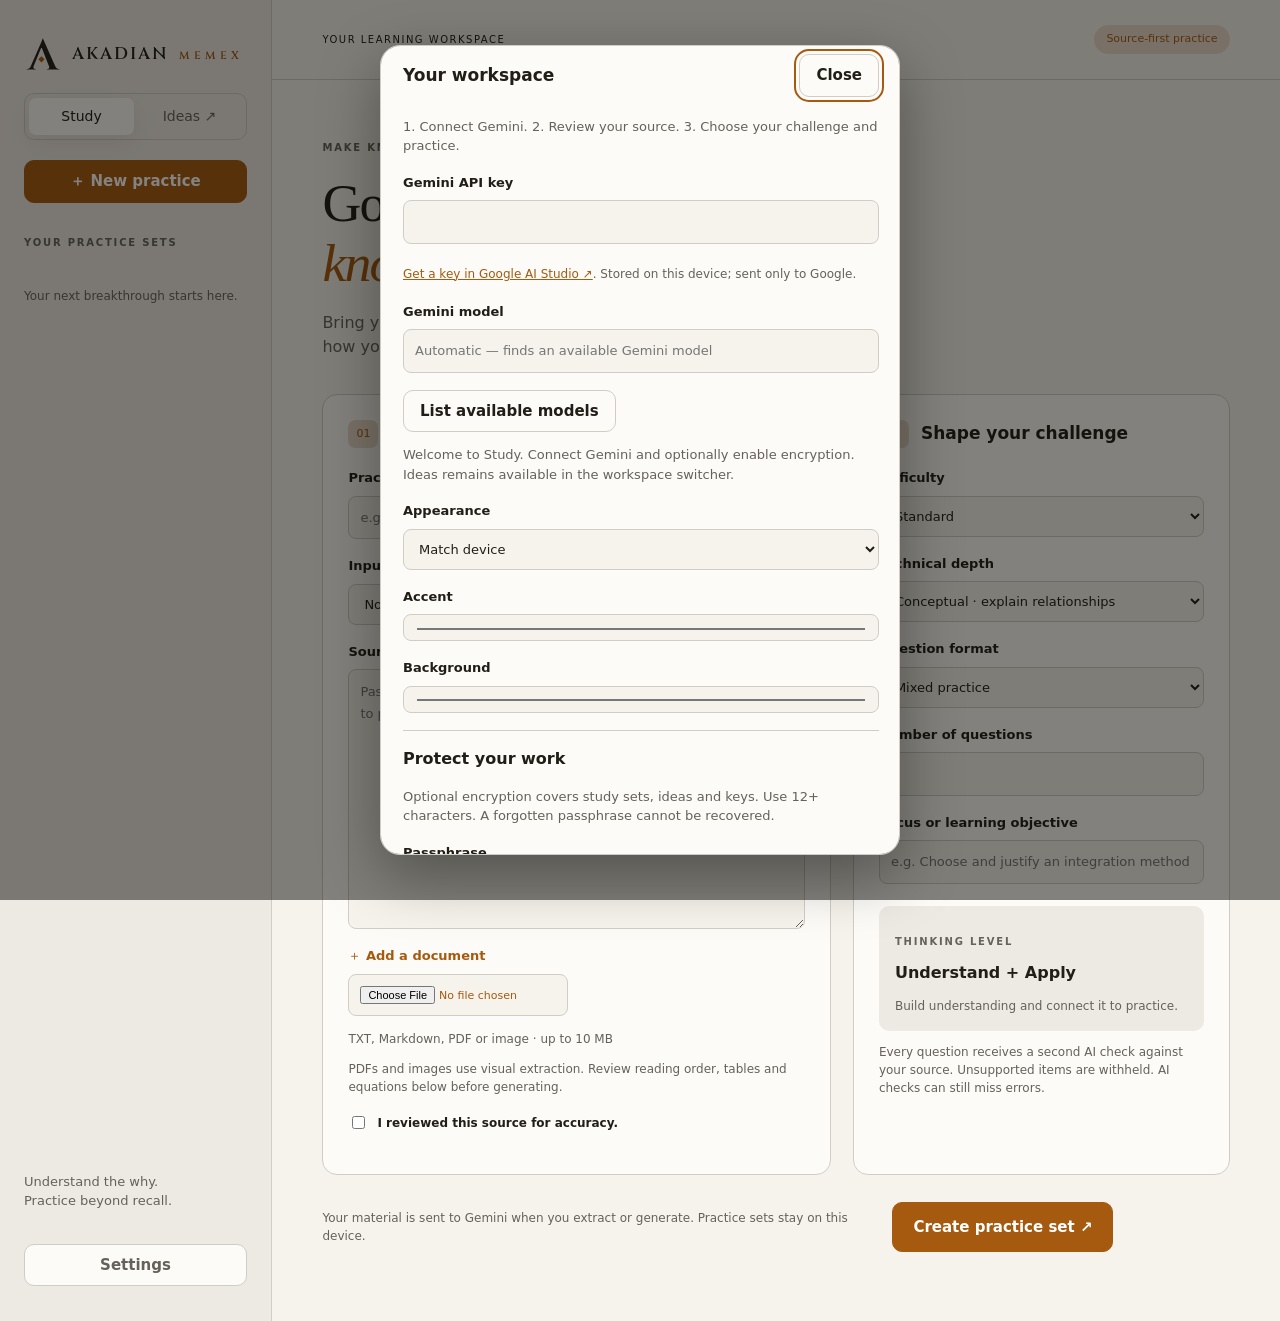
<file: Akadian/memex/index.html>
<!doctype html>
<html lang="en"><head><meta charset="utf-8"><meta name="viewport" content="width=device-width,initial-scale=1"><meta http-equiv="Content-Security-Policy" content="default-src 'self'; script-src 'self'; style-src 'self' 'unsafe-inline'; connect-src 'self' https://generativelanguage.googleapis.com; img-src 'self' blob:; object-src 'none'; base-uri 'none'; form-action 'none'"><title>Akadian Memex · Learn with intention</title><meta name="description" content="Turn your source material into thoughtful, source-checked practice."><link rel="manifest" href="manifest.webmanifest"><meta name="theme-color" content="#16181d"><link rel="icon" href="icons/icon.svg" type="image/svg+xml"><link rel="icon" href="icons/icon-192.png" sizes="192x192"><link rel="apple-touch-icon" href="icons/apple-touch-icon.png"><link rel="preload" href="vendor/fonts/cinzel-600-latin.woff2" as="font" type="font/woff2" crossorigin><link rel="stylesheet" href="styles.css"><link rel="stylesheet" href="vendor/katex/katex.min.css"><link rel="stylesheet" href="study.css"></head>
<body data-entry="study.js"><div id="boot" class="boot" role="status" aria-live="polite"><div class="boot-brand" aria-hidden="true"><svg class="mark big" viewBox="-82 -81 880 880" aria-hidden="true"><path fill="currentColor" d="M356.0 0.0 L672.0 712.0 L524.0 712.0 L309.0 160.0 Z M141.0 645.0 L139.8 648.3 L138.7 651.5 L137.8 654.6 L137.1 657.7 L136.6 660.6 L136.2 663.5 L136.1 666.3 L136.1 669.0 L136.3 671.6 L136.7 674.2 L137.3 676.6 L138.0 679.0 L138.9 681.3 L139.9 683.5 L140.9 685.6 L142.1 687.6 L143.4 689.5 L144.8 691.4 L146.2 693.1 L147.8 694.8 L149.4 696.3 L151.2 697.8 L153.0 699.2 L155.0 700.5 L157.0 701.7 L159.0 702.8 L161.0 703.8 L163.0 704.7 L165.0 705.4 L167.0 706.1 L169.0 706.7 L171.0 707.2 L173.0 707.5 L175.0 707.8 L177.0 707.9 L179.0 708.0 L188.0 708.0 L188.0 718.0 L-22.0 718.0 L-22.0 708.0 L-22.0 708.0 L-21.9 708.0 L-21.7 708.0 L-21.5 708.0 L-21.2 708.0 L-20.9 708.0 L-20.5 708.0 L-20.0 708.0 L-19.5 708.0 L-18.9 708.0 L-18.2 708.0 L-17.5 708.0 L-16.8 708.0 L-16.1 708.0 L-15.5 708.0 L-15.0 708.0 L-14.5 708.0 L-14.1 708.0 L-13.8 708.0 L-13.5 708.0 L-13.3 708.0 L-13.1 708.0 L-13.0 708.0 L-13.0 708.0 L-9.2 707.9 L-5.3 707.6 L-1.4 707.1 L2.5 706.4 L6.4 705.5 L10.4 704.4 L14.3 703.1 L18.3 701.6 L22.3 699.8 L26.4 697.9 L30.4 695.8 L34.5 693.5 L38.5 690.9 L42.4 688.1 L46.2 685.0 L49.9 681.7 L53.4 678.0 L56.9 674.1 L60.2 669.9 L63.4 665.5 L66.5 660.8 L69.4 655.8 L72.3 650.5 L75.0 645.0 Z M356.0 0.0 L361.0 105.0 L112.0 715.0 L44.0 715.0 L302.0 122.0 L302.4 121.3 L302.8 120.3 L303.3 119.3 L303.8 118.1 L304.4 116.7 L305.1 115.1 L305.9 113.4 L306.7 111.6 L307.5 109.5 L308.5 107.3 L309.4 105.0 L310.5 102.5 L311.6 99.9 L312.7 97.2 L313.9 94.5 L315.1 91.7 L316.3 88.8 L317.5 85.9 L318.8 82.9 L320.1 79.8 L321.4 76.7 L322.7 73.5 L324.1 70.3 L325.5 67.0 L326.9 63.7 L328.3 60.4 L329.6 57.1 L330.9 53.8 L332.1 50.6 L333.4 47.4 L334.6 44.2 L335.7 41.0 L336.8 37.8 L337.9 34.7 L339.0 31.6 L340.0 28.5 L341.0 25.5 L341.9 22.6 L342.7 19.8 L343.4 17.1 L344.1 14.6 L344.8 12.1 L345.3 9.8 L345.8 7.6 L346.2 5.5 L346.5 3.6 L346.8 1.7 L347.0 0.0 Z M498.0 645.0 L642.0 645.0 L644.7 650.5 L647.6 655.8 L650.5 660.8 L653.6 665.5 L656.8 669.9 L660.1 674.1 L663.6 678.0 L667.1 681.7 L670.8 685.0 L674.6 688.1 L678.5 690.9 L682.5 693.5 L686.6 695.8 L690.6 697.9 L694.7 699.8 L698.7 701.6 L702.7 703.1 L706.6 704.4 L710.6 705.5 L714.5 706.4 L718.4 707.1 L722.3 707.6 L726.2 707.9 L730.0 708.0 L730.0 708.0 L730.1 708.0 L730.2 708.0 L730.4 708.0 L730.7 708.0 L731.0 708.0 L731.4 708.0 L731.8 708.0 L732.2 708.0 L732.8 708.0 L733.4 708.0 L734.0 708.0 L734.6 708.0 L735.2 708.0 L735.8 708.0 L736.2 708.0 L736.6 708.0 L737.0 708.0 L737.3 708.0 L737.6 708.0 L737.8 708.0 L737.9 708.0 L738.0 708.0 L738.0 708.0 L738.0 718.0 L451.0 718.0 L451.0 708.0 L460.0 708.0 L463.1 707.9 L466.2 707.5 L469.2 707.0 L472.2 706.2 L475.1 705.1 L478.0 703.9 L480.8 702.4 L483.6 700.7 L486.2 698.7 L488.9 696.5 L491.5 694.1 L494.0 691.5 L496.3 688.7 L498.3 685.6 L499.9 682.4 L501.1 679.0 L502.0 675.4 L502.5 671.6 L502.7 667.7 L502.4 663.5 L501.9 659.2 L500.9 654.6 L499.7 649.9 L498.0 645.0 Z"/><polygon class="mark-gem" points="322,410 394,482 322,554 250,482"/></svg><span class="wordmark big">Akadian</span><span class="boot-rule"></span><span class="wordmark sub">Memex</span></div><p>Loading your workspace…</p></div><div class="study-shell">
<aside class="study-sidebar"><a class="brand" href="index.html" aria-label="Akadian Memex"><svg class="mark" viewBox="-82 -81 880 880" aria-hidden="true"><path fill="currentColor" d="M356.0 0.0 L672.0 712.0 L524.0 712.0 L309.0 160.0 Z M141.0 645.0 L139.8 648.3 L138.7 651.5 L137.8 654.6 L137.1 657.7 L136.6 660.6 L136.2 663.5 L136.1 666.3 L136.1 669.0 L136.3 671.6 L136.7 674.2 L137.3 676.6 L138.0 679.0 L138.9 681.3 L139.9 683.5 L140.9 685.6 L142.1 687.6 L143.4 689.5 L144.8 691.4 L146.2 693.1 L147.8 694.8 L149.4 696.3 L151.2 697.8 L153.0 699.2 L155.0 700.5 L157.0 701.7 L159.0 702.8 L161.0 703.8 L163.0 704.7 L165.0 705.4 L167.0 706.1 L169.0 706.7 L171.0 707.2 L173.0 707.5 L175.0 707.8 L177.0 707.9 L179.0 708.0 L188.0 708.0 L188.0 718.0 L-22.0 718.0 L-22.0 708.0 L-22.0 708.0 L-21.9 708.0 L-21.7 708.0 L-21.5 708.0 L-21.2 708.0 L-20.9 708.0 L-20.5 708.0 L-20.0 708.0 L-19.5 708.0 L-18.9 708.0 L-18.2 708.0 L-17.5 708.0 L-16.8 708.0 L-16.1 708.0 L-15.5 708.0 L-15.0 708.0 L-14.5 708.0 L-14.1 708.0 L-13.8 708.0 L-13.5 708.0 L-13.3 708.0 L-13.1 708.0 L-13.0 708.0 L-13.0 708.0 L-9.2 707.9 L-5.3 707.6 L-1.4 707.1 L2.5 706.4 L6.4 705.5 L10.4 704.4 L14.3 703.1 L18.3 701.6 L22.3 699.8 L26.4 697.9 L30.4 695.8 L34.5 693.5 L38.5 690.9 L42.4 688.1 L46.2 685.0 L49.9 681.7 L53.4 678.0 L56.9 674.1 L60.2 669.9 L63.4 665.5 L66.5 660.8 L69.4 655.8 L72.3 650.5 L75.0 645.0 Z M356.0 0.0 L361.0 105.0 L112.0 715.0 L44.0 715.0 L302.0 122.0 L302.4 121.3 L302.8 120.3 L303.3 119.3 L303.8 118.1 L304.4 116.7 L305.1 115.1 L305.9 113.4 L306.7 111.6 L307.5 109.5 L308.5 107.3 L309.4 105.0 L310.5 102.5 L311.6 99.9 L312.7 97.2 L313.9 94.5 L315.1 91.7 L316.3 88.8 L317.5 85.9 L318.8 82.9 L320.1 79.8 L321.4 76.7 L322.7 73.5 L324.1 70.3 L325.5 67.0 L326.9 63.7 L328.3 60.4 L329.6 57.1 L330.9 53.8 L332.1 50.6 L333.4 47.4 L334.6 44.2 L335.7 41.0 L336.8 37.8 L337.9 34.7 L339.0 31.6 L340.0 28.5 L341.0 25.5 L341.9 22.6 L342.7 19.8 L343.4 17.1 L344.1 14.6 L344.8 12.1 L345.3 9.8 L345.8 7.6 L346.2 5.5 L346.5 3.6 L346.8 1.7 L347.0 0.0 Z M498.0 645.0 L642.0 645.0 L644.7 650.5 L647.6 655.8 L650.5 660.8 L653.6 665.5 L656.8 669.9 L660.1 674.1 L663.6 678.0 L667.1 681.7 L670.8 685.0 L674.6 688.1 L678.5 690.9 L682.5 693.5 L686.6 695.8 L690.6 697.9 L694.7 699.8 L698.7 701.6 L702.7 703.1 L706.6 704.4 L710.6 705.5 L714.5 706.4 L718.4 707.1 L722.3 707.6 L726.2 707.9 L730.0 708.0 L730.0 708.0 L730.1 708.0 L730.2 708.0 L730.4 708.0 L730.7 708.0 L731.0 708.0 L731.4 708.0 L731.8 708.0 L732.2 708.0 L732.8 708.0 L733.4 708.0 L734.0 708.0 L734.6 708.0 L735.2 708.0 L735.8 708.0 L736.2 708.0 L736.6 708.0 L737.0 708.0 L737.3 708.0 L737.6 708.0 L737.8 708.0 L737.9 708.0 L738.0 708.0 L738.0 708.0 L738.0 718.0 L451.0 718.0 L451.0 708.0 L460.0 708.0 L463.1 707.9 L466.2 707.5 L469.2 707.0 L472.2 706.2 L475.1 705.1 L478.0 703.9 L480.8 702.4 L483.6 700.7 L486.2 698.7 L488.9 696.5 L491.5 694.1 L494.0 691.5 L496.3 688.7 L498.3 685.6 L499.9 682.4 L501.1 679.0 L502.0 675.4 L502.5 671.6 L502.7 667.7 L502.4 663.5 L501.9 659.2 L500.9 654.6 L499.7 649.9 L498.0 645.0 Z"/><polygon class="mark-gem" points="322,410 394,482 322,554 250,482"/></svg><strong class="wordmark">Akadian <span>Memex</span></strong></a><nav class="modes" aria-label="Workspace"><a href="index.html" aria-current="page">Study</a><a href="ideas.html">Ideas ↗</a></nav><button class="btn primary" id="newStudy">＋ New practice</button><p class="eyebrow">YOUR PRACTICE SETS</p><div id="history"></div><div class="sidebar-bottom"><p>Understand the why.<br>Practice beyond recall.</p><button class="btn" id="studySettings">Settings</button></div></aside>
<main class="study-main"><header class="study-top"><span>YOUR LEARNING WORKSPACE</span><span class="pill">Source-first practice</span></header><div class="study-content">
<section id="builder"><p class="eyebrow">MAKE KNOWLEDGE YOUR OWN</p><h1>Go beyond<br><em>knowing the answer.</em></h1><p class="lead">Bring your notes, an exam, or a question. Build practice that challenges how you think.</p>
<form id="buildForm"><div class="builder-grid"><section class="study-card"><div class="section-title"><span class="step">01</span><h2>Your starting point</h2></div><label>Practice set title<input id="studyTitle" maxlength="120" placeholder="e.g. Integration techniques"></label><label>Input type<select id="inputType"><option value="text">Notes or raw text</option><option value="exam">Existing exam</option><option value="seed">Seed question variations</option></select></label><label id="sourceLabel">Source material<textarea id="source" rows="11" maxlength="60000" required placeholder="Paste the concepts, worked examples, or exam material you want to practice…"></textarea></label><div class="upload-row"><label class="file-label">＋ Add a document<input id="sourceFile" type="file" accept=".txt,.md,.pdf,.png,.jpg,.jpeg,.webp"></label><small>TXT, Markdown, PDF or image · up to 10 MB</small></div><p class="helper">PDFs and images use visual extraction. Review reading order, tables and equations below before generating.</p><p id="parseStatus" role="status"></p><label class="check"><input id="reviewSource" type="checkbox" required>I reviewed this source for accuracy.</label><label id="seedLabel" hidden>Reference material for the seed question<textarea id="seedReference" rows="5" maxlength="60000" placeholder="Paste the rule, theorem, or worked solution used to verify new variations."></textarea><small>A seed alone cannot establish a reliable answer key. Include supporting material.</small></label></section>
<section class="study-card"><div class="section-title"><span class="step">02</span><h2>Shape your challenge</h2></div><label>Difficulty<select id="difficulty"><option>Standard</option><option>Foundation</option><option>Advanced</option></select></label><label>Technical depth<select id="technical"><option value="conceptual">Conceptual · explain relationships</option><option value="technical">Technical · reason with detail</option></select></label><label>Question format<select id="format"><option value="mixed">Mixed practice</option><option value="mcq">Multiple choice</option><option value="short">Short answer</option><option value="worked">Worked solution</option></select></label><label>Number of questions<input id="count" type="number" min="1" max="20" value="5" required></label><label>Focus or learning objective<input id="focus" maxlength="500" placeholder="e.g. Choose and justify an integration method"></label><div class="pedagogy"><p class="eyebrow">THINKING LEVEL</p><strong id="bloomLabel">Understand + Apply</strong><p id="bloomHelp">Connect concepts and put them into practice.</p></div><p class="helper">Every question receives a second AI check against your source. Unsupported items are withheld. AI checks can still miss errors.</p></section></div><div class="generate-row"><p>Your material is sent to Gemini when you extract or generate. Practice sets stay on this device.</p><button class="btn primary" id="generate">Create practice set ↗</button><button type="button" class="btn" id="cancelGeneration" hidden>Cancel</button></div></form></section>
<p id="studyStatus" role="status" aria-live="polite"></p><section id="practice" hidden></section></div></main></div>
<dialog id="studySettingsDialog"><form id="settingsForm" class="dlg"><div class="section-title"><h2>Your workspace</h2><button type="button" class="btn" id="closeSettings">Close</button></div><p>1. Connect Gemini. 2. Review your source. 3. Choose your challenge and practice.</p><label>Gemini API key<input type="password" id="studyKey" autocomplete="off"></label><small><a href="https://aistudio.google.com/apikey" target="_blank" rel="noopener">Get a key in Google AI Studio ↗</a>. Stored on this device; sent only to Google.</small><label>Gemini model<input id="studyModel" placeholder="Automatic — finds an available Gemini model"></label><button type="button" class="btn" id="discoverModels">List available models</button><select id="availableModels" aria-label="Available models" hidden></select><p id="settingsStatus" role="status"></p><label>Appearance<select id="studyTheme"><option value="system">Match device</option><option value="light">Light</option><option value="dark">Dark</option><option value="night">Night</option><option value="custom">Custom</option></select></label><label>Accent<input type="color" id="studyAccent"></label><label>Background<input type="color" id="studyBackground"></label><hr><h3>Protect your work</h3><p>Optional encryption covers study sets, ideas and keys. Use 12+ characters. A forgotten passphrase cannot be recovered.</p><label>Passphrase<input id="studyPass" type="password" autocomplete="new-password"></label><label>Repeat passphrase<input id="studyPassConfirm" type="password" autocomplete="new-password"></label><button type="button" class="btn" id="studyEncrypt">Encrypt this device</button><button type="button" class="btn" id="studyLock">Lock now</button><hr><p>Ideas mode retains voice capture, research, comparisons and encrypted idea sync. Study sets are device-local and are not included in Ideas backups or sync.</p><button class="btn primary">Save settings</button></form></dialog>
<dialog id="unlockGate" aria-labelledby="unlockTitle"><form id="unlockForm" class="dlg"><h2 id="unlockTitle">Unlock Memex</h2><label>Passphrase<input id="unlockPass" type="password" required autocomplete="current-password"></label><p id="unlockError" role="alert"></p><button class="btn primary">Unlock</button></form></dialog>
<script src="appearance.js"></script><script src="brand.js"></script><script src="vendor/katex/katex.min.js"></script><script src="mathtext.js"></script><script src="study-core.js"></script><script src="gemini-client.js"></script><script src="storage.js"></script></body></html>
</file>
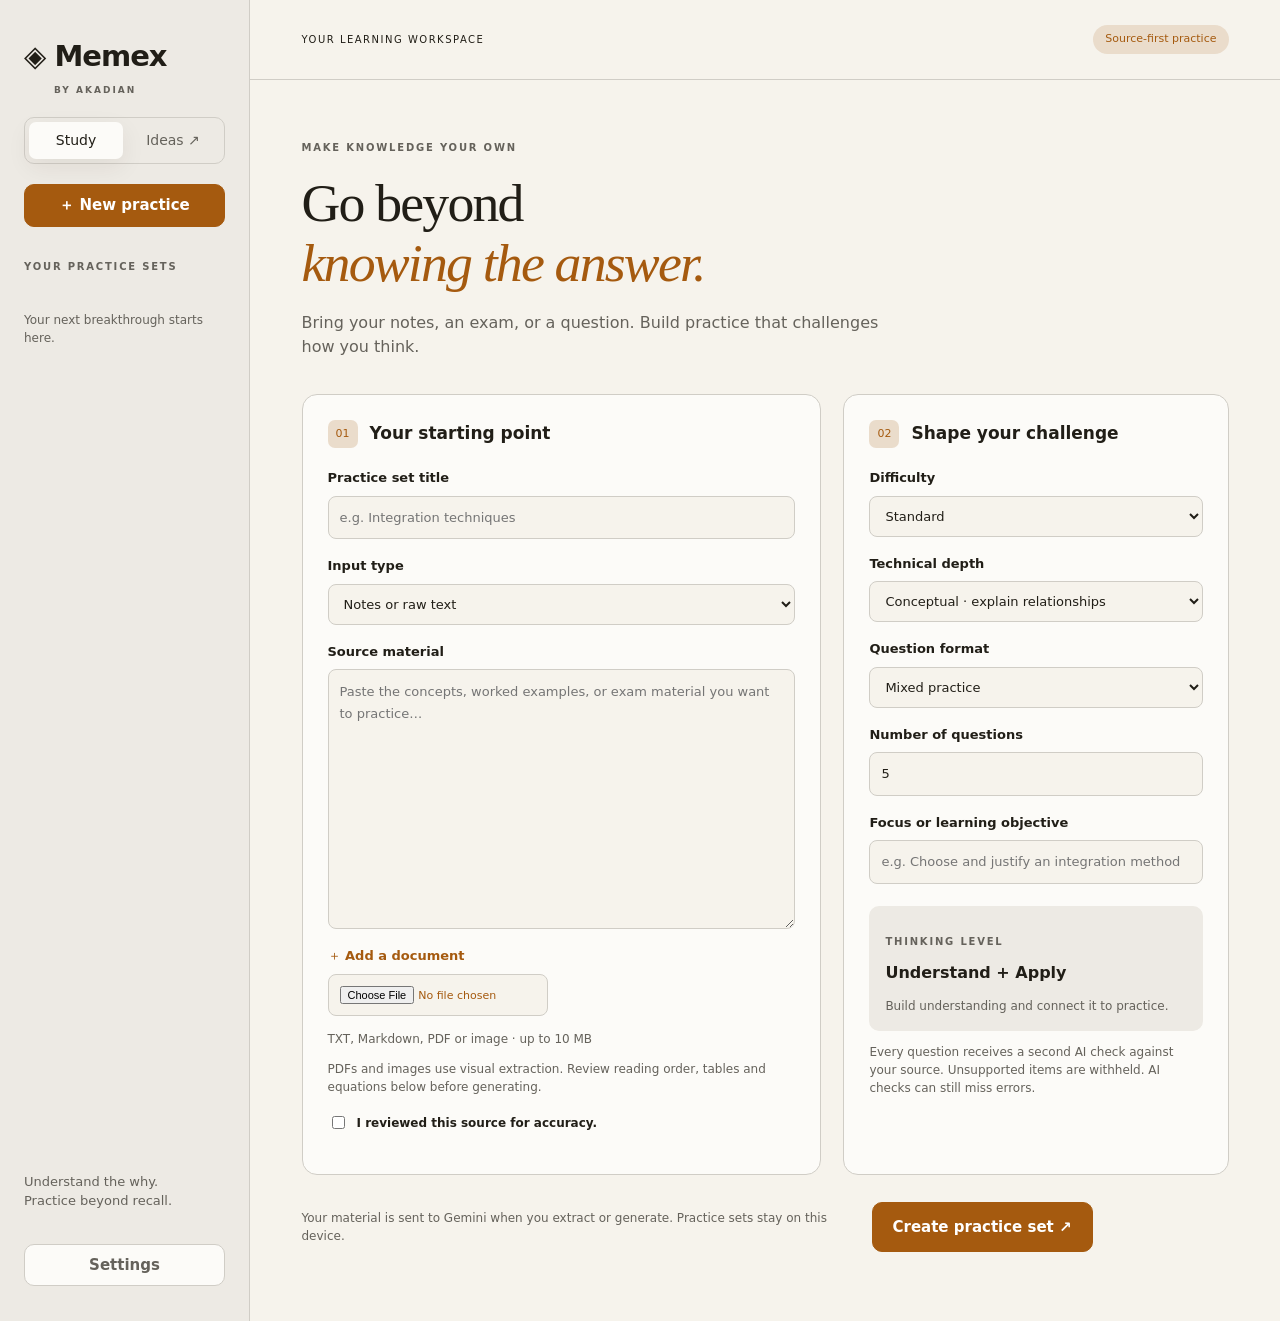
<file: Akadian-Memex-main/Akadian/memex/index.html>
<!doctype html>
<html lang="en"><head><meta charset="utf-8"><meta name="viewport" content="width=device-width,initial-scale=1"><meta http-equiv="Content-Security-Policy" content="default-src 'self'; script-src 'self'; style-src 'self' 'unsafe-inline'; connect-src 'self' https://generativelanguage.googleapis.com; img-src 'self' blob:; object-src 'none'; base-uri 'none'; form-action 'none'"><title>Memex · Learn with intention</title><meta name="description" content="Turn your source material into thoughtful, source-checked practice."><link rel="manifest" href="manifest.webmanifest"><link rel="icon" href="icons/icon-192.png"><link rel="stylesheet" href="styles.css"><link rel="stylesheet" href="study.css"></head>
<body data-entry="study.js"><div class="study-shell">
<aside class="study-sidebar"><a class="study-brand" href="index.html">◈ Memex<span>BY AKADIAN</span></a><nav class="modes" aria-label="Workspace"><a href="index.html" aria-current="page">Study</a><a href="ideas.html">Ideas ↗</a></nav><button class="btn primary" id="newStudy">＋ New practice</button><p class="eyebrow">YOUR PRACTICE SETS</p><div id="history"></div><div class="sidebar-bottom"><p>Understand the why.<br>Practice beyond recall.</p><button class="btn" id="studySettings">Settings</button></div></aside>
<main class="study-main"><header class="study-top"><span>YOUR LEARNING WORKSPACE</span><span class="pill">Source-first practice</span></header><div class="study-content">
<section id="builder"><p class="eyebrow">MAKE KNOWLEDGE YOUR OWN</p><h1>Go beyond<br><em>knowing the answer.</em></h1><p class="lead">Bring your notes, an exam, or a question. Build practice that challenges how you think.</p>
<form id="buildForm"><div class="builder-grid"><section class="study-card"><div class="section-title"><span class="step">01</span><h2>Your starting point</h2></div><label>Practice set title<input id="studyTitle" maxlength="120" placeholder="e.g. Integration techniques"></label><label>Input type<select id="inputType"><option value="text">Notes or raw text</option><option value="exam">Existing exam</option><option value="seed">Seed question variations</option></select></label><label id="sourceLabel">Source material<textarea id="source" rows="11" maxlength="60000" required placeholder="Paste the concepts, worked examples, or exam material you want to practice…"></textarea></label><div class="upload-row"><label class="file-label">＋ Add a document<input id="sourceFile" type="file" accept=".txt,.md,.pdf,.png,.jpg,.jpeg,.webp"></label><small>TXT, Markdown, PDF or image · up to 10 MB</small></div><p class="helper">PDFs and images use visual extraction. Review reading order, tables and equations below before generating.</p><p id="parseStatus" role="status"></p><label class="check"><input id="reviewSource" type="checkbox" required>I reviewed this source for accuracy.</label><label id="seedLabel" hidden>Reference material for the seed question<textarea id="seedReference" rows="5" maxlength="60000" placeholder="Paste the rule, theorem, or worked solution used to verify new variations."></textarea><small>A seed alone cannot establish a reliable answer key. Include supporting material.</small></label></section>
<section class="study-card"><div class="section-title"><span class="step">02</span><h2>Shape your challenge</h2></div><label>Difficulty<select id="difficulty"><option>Standard</option><option>Foundation</option><option>Advanced</option></select></label><label>Technical depth<select id="technical"><option value="conceptual">Conceptual · explain relationships</option><option value="technical">Technical · reason with detail</option></select></label><label>Question format<select id="format"><option value="mixed">Mixed practice</option><option value="mcq">Multiple choice</option><option value="short">Short answer</option><option value="worked">Worked solution</option></select></label><label>Number of questions<input id="count" type="number" min="1" max="20" value="5" required></label><label>Focus or learning objective<input id="focus" maxlength="500" placeholder="e.g. Choose and justify an integration method"></label><div class="pedagogy"><p class="eyebrow">THINKING LEVEL</p><strong id="bloomLabel">Understand + Apply</strong><p id="bloomHelp">Connect concepts and put them into practice.</p></div><p class="helper">Every question receives a second AI check against your source. Unsupported items are withheld. AI checks can still miss errors.</p></section></div><div class="generate-row"><p>Your material is sent to Gemini when you extract or generate. Practice sets stay on this device.</p><button class="btn primary" id="generate">Create practice set ↗</button><button type="button" class="btn" id="cancelGeneration" hidden>Cancel</button></div></form></section>
<p id="studyStatus" role="status" aria-live="polite"></p><section id="practice" hidden></section></div></main></div>
<dialog id="studySettingsDialog"><form id="settingsForm" class="dlg"><div class="section-title"><h2>Your workspace</h2><button type="button" class="btn" id="closeSettings">Close</button></div><p>1. Connect Gemini. 2. Review your source. 3. Choose your challenge and practice.</p><label>Gemini API key<input type="password" id="studyKey" autocomplete="off"></label><small><a href="https://aistudio.google.com/apikey" target="_blank" rel="noopener">Get a key in Google AI Studio ↗</a>. Stored on this device; sent only to Google.</small><label>Gemini model<input id="studyModel" placeholder="Automatic — finds an available Gemini model"></label><button type="button" class="btn" id="discoverModels">List available models</button><select id="availableModels" aria-label="Available models" hidden></select><p id="settingsStatus" role="status"></p><label>Appearance<select id="studyTheme"><option value="system">Match device</option><option value="light">Light</option><option value="dark">Dark</option><option value="night">Night</option><option value="custom">Custom</option></select></label><label>Accent<input type="color" id="studyAccent"></label><label>Background<input type="color" id="studyBackground"></label><hr><h3>Protect your work</h3><p>Optional encryption covers study sets, ideas and keys. Use 12+ characters. A forgotten passphrase cannot be recovered.</p><label>Passphrase<input id="studyPass" type="password" autocomplete="new-password"></label><label>Repeat passphrase<input id="studyPassConfirm" type="password" autocomplete="new-password"></label><button type="button" class="btn" id="studyEncrypt">Encrypt this device</button><button type="button" class="btn" id="studyLock">Lock now</button><hr><p>Ideas mode retains voice capture, research, comparisons and encrypted idea sync. Study sets are device-local and are not included in Ideas backups or sync.</p><button class="btn primary">Save settings</button></form></dialog>
<dialog id="unlockGate" aria-labelledby="unlockTitle"><form id="unlockForm" class="dlg"><h2 id="unlockTitle">Unlock Memex</h2><label>Passphrase<input id="unlockPass" type="password" required autocomplete="current-password"></label><p id="unlockError" role="alert"></p><button class="btn primary">Unlock</button></form></dialog>
<script src="appearance.js"></script><script src="study-core.js"></script><script src="gemini-client.js"></script><script src="storage.js"></script></body></html>
</file>
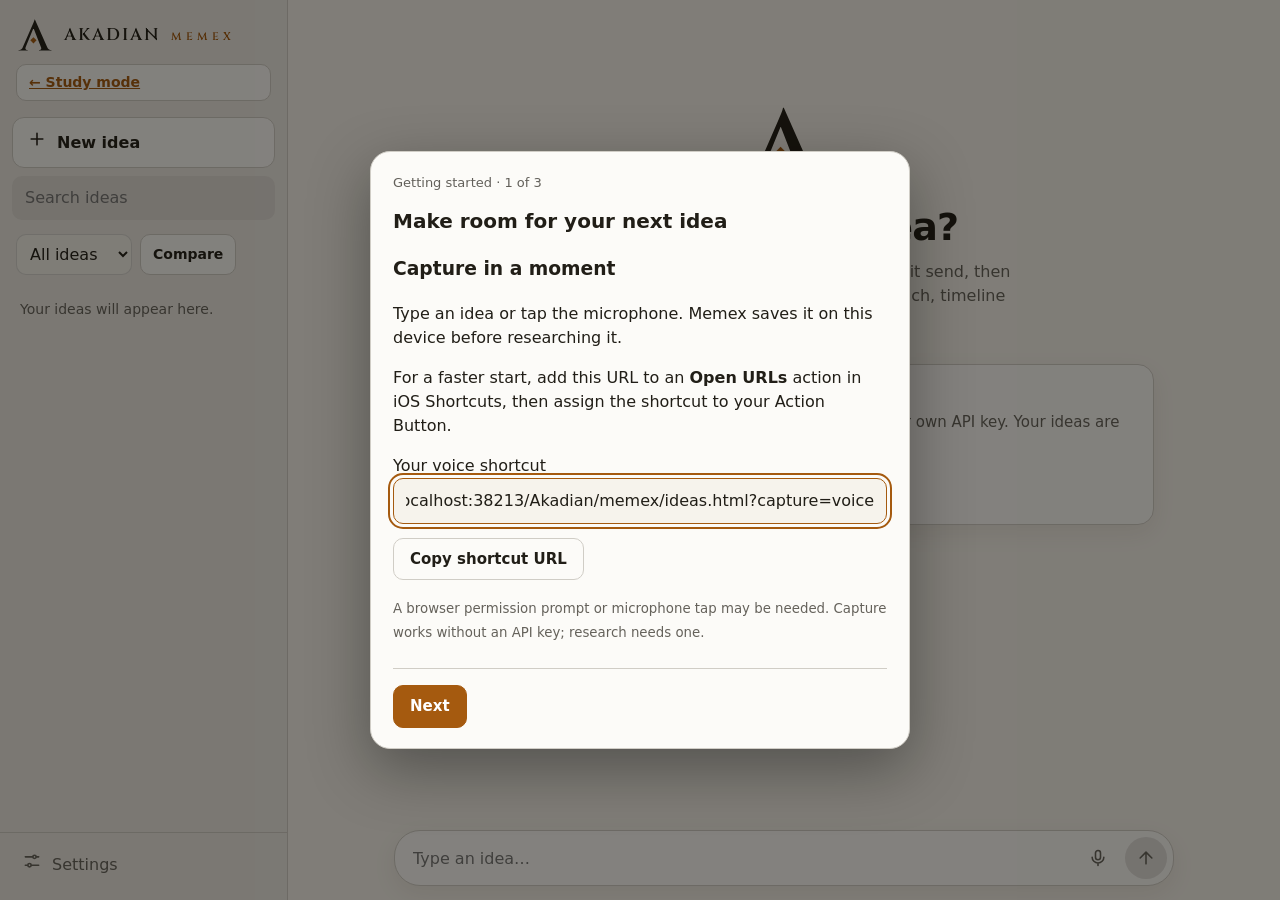
<file: Akadian/memex/ideas.html>
<!doctype html>
<html lang="en">
<head>
<meta charset="utf-8">
<meta http-equiv="Content-Security-Policy" content="default-src 'none'; script-src 'self'; style-src 'self'; img-src 'self'; connect-src 'self' https://generativelanguage.googleapis.com https://api.openai.com https://api.anthropic.com https://api.github.com https://api.tavily.com; media-src 'self' blob:; font-src 'self'; manifest-src 'self'; worker-src 'self'; base-uri 'none'; object-src 'none'; form-action 'none'; frame-src 'none'">
<meta name="referrer" content="no-referrer">
<title>Akadian Memex – never lose an idea</title>
<meta name="viewport" content="width=device-width, initial-scale=1, viewport-fit=cover">
<meta name="description" content="Capture an idea by voice or text. Akadian Memex saves it instantly and researches it for you.">
<meta name="theme-color" content="#f6f3ec" media="(prefers-color-scheme: light)">
<meta name="theme-color" content="#16181d" media="(prefers-color-scheme: dark)">
<meta name="apple-mobile-web-app-capable" content="yes">
<meta name="mobile-web-app-capable" content="yes">
<meta name="apple-mobile-web-app-status-bar-style" content="default">
<meta name="apple-mobile-web-app-title" content="Memex">
<meta name="author" content="Akadian">
<link rel="manifest" href="manifest.webmanifest">
<link rel="icon" href="icons/icon.svg" type="image/svg+xml">
<link rel="icon" type="image/png" sizes="192x192" href="icons/icon-192.png">
<link rel="preload" href="vendor/fonts/cinzel-600-latin.woff2" as="font" type="font/woff2" crossorigin>
<link rel="apple-touch-icon" href="icons/apple-touch-icon.png">
<link rel="stylesheet" href="styles.css">
</head>
<body>
<div id="boot" class="boot" role="status" aria-live="polite"><div class="boot-brand" aria-hidden="true"><svg class="mark big" viewBox="-82 -81 880 880" aria-hidden="true"><path fill="currentColor" d="M356.0 0.0 L672.0 712.0 L524.0 712.0 L309.0 160.0 Z M141.0 645.0 L139.8 648.3 L138.7 651.5 L137.8 654.6 L137.1 657.7 L136.6 660.6 L136.2 663.5 L136.1 666.3 L136.1 669.0 L136.3 671.6 L136.7 674.2 L137.3 676.6 L138.0 679.0 L138.9 681.3 L139.9 683.5 L140.9 685.6 L142.1 687.6 L143.4 689.5 L144.8 691.4 L146.2 693.1 L147.8 694.8 L149.4 696.3 L151.2 697.8 L153.0 699.2 L155.0 700.5 L157.0 701.7 L159.0 702.8 L161.0 703.8 L163.0 704.7 L165.0 705.4 L167.0 706.1 L169.0 706.7 L171.0 707.2 L173.0 707.5 L175.0 707.8 L177.0 707.9 L179.0 708.0 L188.0 708.0 L188.0 718.0 L-22.0 718.0 L-22.0 708.0 L-22.0 708.0 L-21.9 708.0 L-21.7 708.0 L-21.5 708.0 L-21.2 708.0 L-20.9 708.0 L-20.5 708.0 L-20.0 708.0 L-19.5 708.0 L-18.9 708.0 L-18.2 708.0 L-17.5 708.0 L-16.8 708.0 L-16.1 708.0 L-15.5 708.0 L-15.0 708.0 L-14.5 708.0 L-14.1 708.0 L-13.8 708.0 L-13.5 708.0 L-13.3 708.0 L-13.1 708.0 L-13.0 708.0 L-13.0 708.0 L-9.2 707.9 L-5.3 707.6 L-1.4 707.1 L2.5 706.4 L6.4 705.5 L10.4 704.4 L14.3 703.1 L18.3 701.6 L22.3 699.8 L26.4 697.9 L30.4 695.8 L34.5 693.5 L38.5 690.9 L42.4 688.1 L46.2 685.0 L49.9 681.7 L53.4 678.0 L56.9 674.1 L60.2 669.9 L63.4 665.5 L66.5 660.8 L69.4 655.8 L72.3 650.5 L75.0 645.0 Z M356.0 0.0 L361.0 105.0 L112.0 715.0 L44.0 715.0 L302.0 122.0 L302.4 121.3 L302.8 120.3 L303.3 119.3 L303.8 118.1 L304.4 116.7 L305.1 115.1 L305.9 113.4 L306.7 111.6 L307.5 109.5 L308.5 107.3 L309.4 105.0 L310.5 102.5 L311.6 99.9 L312.7 97.2 L313.9 94.5 L315.1 91.7 L316.3 88.8 L317.5 85.9 L318.8 82.9 L320.1 79.8 L321.4 76.7 L322.7 73.5 L324.1 70.3 L325.5 67.0 L326.9 63.7 L328.3 60.4 L329.6 57.1 L330.9 53.8 L332.1 50.6 L333.4 47.4 L334.6 44.2 L335.7 41.0 L336.8 37.8 L337.9 34.7 L339.0 31.6 L340.0 28.5 L341.0 25.5 L341.9 22.6 L342.7 19.8 L343.4 17.1 L344.1 14.6 L344.8 12.1 L345.3 9.8 L345.8 7.6 L346.2 5.5 L346.5 3.6 L346.8 1.7 L347.0 0.0 Z M498.0 645.0 L642.0 645.0 L644.7 650.5 L647.6 655.8 L650.5 660.8 L653.6 665.5 L656.8 669.9 L660.1 674.1 L663.6 678.0 L667.1 681.7 L670.8 685.0 L674.6 688.1 L678.5 690.9 L682.5 693.5 L686.6 695.8 L690.6 697.9 L694.7 699.8 L698.7 701.6 L702.7 703.1 L706.6 704.4 L710.6 705.5 L714.5 706.4 L718.4 707.1 L722.3 707.6 L726.2 707.9 L730.0 708.0 L730.0 708.0 L730.1 708.0 L730.2 708.0 L730.4 708.0 L730.7 708.0 L731.0 708.0 L731.4 708.0 L731.8 708.0 L732.2 708.0 L732.8 708.0 L733.4 708.0 L734.0 708.0 L734.6 708.0 L735.2 708.0 L735.8 708.0 L736.2 708.0 L736.6 708.0 L737.0 708.0 L737.3 708.0 L737.6 708.0 L737.8 708.0 L737.9 708.0 L738.0 708.0 L738.0 708.0 L738.0 718.0 L451.0 718.0 L451.0 708.0 L460.0 708.0 L463.1 707.9 L466.2 707.5 L469.2 707.0 L472.2 706.2 L475.1 705.1 L478.0 703.9 L480.8 702.4 L483.6 700.7 L486.2 698.7 L488.9 696.5 L491.5 694.1 L494.0 691.5 L496.3 688.7 L498.3 685.6 L499.9 682.4 L501.1 679.0 L502.0 675.4 L502.5 671.6 L502.7 667.7 L502.4 663.5 L501.9 659.2 L500.9 654.6 L499.7 649.9 L498.0 645.0 Z"/><polygon class="mark-gem" points="322,410 394,482 322,554 250,482"/></svg><span class="wordmark big">Akadian</span><span class="boot-rule"></span><span class="wordmark sub">Memex</span></div><p>Opening your ideas…</p></div>
<div class="app">
  <aside class="sidebar" id="sidebar" aria-label="Ideas">
    <div class="side-head">
      <a class="brand" href="ideas.html" aria-label="Akadian Memex"><svg class="mark" viewBox="-82 -81 880 880" aria-hidden="true"><path fill="currentColor" d="M356.0 0.0 L672.0 712.0 L524.0 712.0 L309.0 160.0 Z M141.0 645.0 L139.8 648.3 L138.7 651.5 L137.8 654.6 L137.1 657.7 L136.6 660.6 L136.2 663.5 L136.1 666.3 L136.1 669.0 L136.3 671.6 L136.7 674.2 L137.3 676.6 L138.0 679.0 L138.9 681.3 L139.9 683.5 L140.9 685.6 L142.1 687.6 L143.4 689.5 L144.8 691.4 L146.2 693.1 L147.8 694.8 L149.4 696.3 L151.2 697.8 L153.0 699.2 L155.0 700.5 L157.0 701.7 L159.0 702.8 L161.0 703.8 L163.0 704.7 L165.0 705.4 L167.0 706.1 L169.0 706.7 L171.0 707.2 L173.0 707.5 L175.0 707.8 L177.0 707.9 L179.0 708.0 L188.0 708.0 L188.0 718.0 L-22.0 718.0 L-22.0 708.0 L-22.0 708.0 L-21.9 708.0 L-21.7 708.0 L-21.5 708.0 L-21.2 708.0 L-20.9 708.0 L-20.5 708.0 L-20.0 708.0 L-19.5 708.0 L-18.9 708.0 L-18.2 708.0 L-17.5 708.0 L-16.8 708.0 L-16.1 708.0 L-15.5 708.0 L-15.0 708.0 L-14.5 708.0 L-14.1 708.0 L-13.8 708.0 L-13.5 708.0 L-13.3 708.0 L-13.1 708.0 L-13.0 708.0 L-13.0 708.0 L-9.2 707.9 L-5.3 707.6 L-1.4 707.1 L2.5 706.4 L6.4 705.5 L10.4 704.4 L14.3 703.1 L18.3 701.6 L22.3 699.8 L26.4 697.9 L30.4 695.8 L34.5 693.5 L38.5 690.9 L42.4 688.1 L46.2 685.0 L49.9 681.7 L53.4 678.0 L56.9 674.1 L60.2 669.9 L63.4 665.5 L66.5 660.8 L69.4 655.8 L72.3 650.5 L75.0 645.0 Z M356.0 0.0 L361.0 105.0 L112.0 715.0 L44.0 715.0 L302.0 122.0 L302.4 121.3 L302.8 120.3 L303.3 119.3 L303.8 118.1 L304.4 116.7 L305.1 115.1 L305.9 113.4 L306.7 111.6 L307.5 109.5 L308.5 107.3 L309.4 105.0 L310.5 102.5 L311.6 99.9 L312.7 97.2 L313.9 94.5 L315.1 91.7 L316.3 88.8 L317.5 85.9 L318.8 82.9 L320.1 79.8 L321.4 76.7 L322.7 73.5 L324.1 70.3 L325.5 67.0 L326.9 63.7 L328.3 60.4 L329.6 57.1 L330.9 53.8 L332.1 50.6 L333.4 47.4 L334.6 44.2 L335.7 41.0 L336.8 37.8 L337.9 34.7 L339.0 31.6 L340.0 28.5 L341.0 25.5 L341.9 22.6 L342.7 19.8 L343.4 17.1 L344.1 14.6 L344.8 12.1 L345.3 9.8 L345.8 7.6 L346.2 5.5 L346.5 3.6 L346.8 1.7 L347.0 0.0 Z M498.0 645.0 L642.0 645.0 L644.7 650.5 L647.6 655.8 L650.5 660.8 L653.6 665.5 L656.8 669.9 L660.1 674.1 L663.6 678.0 L667.1 681.7 L670.8 685.0 L674.6 688.1 L678.5 690.9 L682.5 693.5 L686.6 695.8 L690.6 697.9 L694.7 699.8 L698.7 701.6 L702.7 703.1 L706.6 704.4 L710.6 705.5 L714.5 706.4 L718.4 707.1 L722.3 707.6 L726.2 707.9 L730.0 708.0 L730.0 708.0 L730.1 708.0 L730.2 708.0 L730.4 708.0 L730.7 708.0 L731.0 708.0 L731.4 708.0 L731.8 708.0 L732.2 708.0 L732.8 708.0 L733.4 708.0 L734.0 708.0 L734.6 708.0 L735.2 708.0 L735.8 708.0 L736.2 708.0 L736.6 708.0 L737.0 708.0 L737.3 708.0 L737.6 708.0 L737.8 708.0 L737.9 708.0 L738.0 708.0 L738.0 708.0 L738.0 718.0 L451.0 718.0 L451.0 708.0 L460.0 708.0 L463.1 707.9 L466.2 707.5 L469.2 707.0 L472.2 706.2 L475.1 705.1 L478.0 703.9 L480.8 702.4 L483.6 700.7 L486.2 698.7 L488.9 696.5 L491.5 694.1 L494.0 691.5 L496.3 688.7 L498.3 685.6 L499.9 682.4 L501.1 679.0 L502.0 675.4 L502.5 671.6 L502.7 667.7 L502.4 663.5 L501.9 659.2 L500.9 654.6 L499.7 649.9 L498.0 645.0 Z"/><polygon class="mark-gem" points="322,410 394,482 322,554 250,482"/></svg><strong class="wordmark">Akadian <span>Memex</span></strong></a>
      <button class="icon-btn" id="closeNav" aria-label="Close menu" data-icon="x"></button>
      <a class="btn small back-link" href="index.html">← Study mode</a>
    </div>
    <button class="new-btn" id="newBtn"><span data-icon="plus"></span>New idea</button>
    <div class="search"><input id="search" type="search" placeholder="Search ideas" aria-label="Search ideas" autocomplete="off"></div>
    <div class="side-controls"><select id="stageFilter" aria-label="Filter ideas"><option value="">All ideas</option><option value="favorite">Favorites</option><option value="idea">Idea</option><option value="exploring">Exploring</option><option value="building">Building</option><option value="dropped">Dropped</option></select><button class="btn small" id="compareBtn">Compare</button></div>
    <nav class="idea-list" id="ideaList"></nav>
    <div class="side-foot">
      <button class="foot-btn" id="settingsBtn"><span data-icon="sliders"></span>Settings</button>
    </div>
  </aside>
  <div class="scrim" id="scrim"></div>

  <main class="main">
    <header class="topbar">
      <button class="icon-btn" id="openNav" aria-label="Open menu" data-icon="menu"></button>
      <div class="top-title" id="topTitle">Akadian Memex</div>
      <button class="icon-btn" id="topNew" aria-label="New idea" data-icon="plus"></button>
    </header>

    <div class="scroll" id="scroll"><div class="thread" id="thread"></div></div>

    <form class="composer" id="composer" autocomplete="off">
      <div class="composer-box" id="composerBox">
        <textarea id="ideaInput" rows="1" placeholder="Type an idea…" aria-label="Your idea" enterkeyhint="send"></textarea>
        <button type="button" class="round mic" id="micBtn" aria-label="Record a voice note" data-icon="mic"></button>
        <button type="submit" class="round send" id="sendBtn" aria-label="Save idea" data-icon="arrowUp" disabled></button>
      </div>
      <div class="rec-bar" id="recBar" hidden>
        <span class="rec-dot" aria-hidden="true"></span>
        <span class="rec-time" id="recTime">0:00</span>
        <span class="rec-hint">Recording… tap ✓ to save</span>
        <button type="button" class="round ghost" id="recCancel" aria-label="Discard recording" data-icon="x"></button>
        <button type="button" class="round send" id="recSave" aria-label="Save recording" data-icon="check"></button>
      </div>
    </form>
  </main>
</div>

<dialog id="welcome" aria-labelledby="wzTitle">
  <div class="dlg wz">
    <div class="dlg-head"><span class="wz-label" id="wzLabel">Step 1 of 3</span><button type="button" class="icon-btn" id="wzClose" aria-label="Close guide" data-icon="x"></button></div>
    <div class="wz-dots" aria-hidden="true"><i></i><i></i><i></i></div>

    <section data-step="1">
      <h2 id="wzTitle">Meet your research assistant</h2>
      <p>Memex writes its research briefs with Google’s Gemini AI. To use it you need your own <b>Gemini API key</b>: a private password that lets this app talk to Gemini for you.</p>
      <ul class="wz-list">
        <li>Takes about a minute.</li>
        <li>Google’s free tier writes the brief from the AI’s own knowledge. For briefs backed by web sources, Google requires billing to be turned on for the key.</li>
        <li>Your key is stored only on this device.</li>
      </ul>
      <p class="wz-note">Your ideas are saved instantly even before you finish setup. They’ll be researched as soon as a key is added.</p>
    </section>

    <section data-step="2" hidden>
      <h2>Get your key from Google</h2>
      <a class="btn primary block" href="https://aistudio.google.com/apikey" target="_blank" rel="noopener">Open Google AI Studio ↗</a>
      <ol class="wz-steps">
        <li>Sign in with your Google account and accept the terms if asked.</li>
        <li>Tap <b>Create API key</b>.</li>
        <li>Copy the key that appears (use the copy icon next to it).</li>
      </ol>
      <p class="wz-note">Treat the key like a password: don’t share it or post it anywhere public.</p>
      <p>When you’ve copied it, come back here and tap <b>Next</b>.</p>
    </section>

    <section data-step="3" hidden>
      <h2>Paste it here</h2>
      <div class="key-row">
        <input id="wzKey" type="password" autocomplete="off" autocapitalize="off" spellcheck="false" placeholder="Paste your key" aria-label="Gemini API key">
        <button type="button" class="chip" id="wzPaste">Paste</button>
      </div>
      <div class="test-out" id="wzOut" role="status"></div>
    </section>

    <div class="dlg-foot">
      <button type="button" class="btn" id="wzBack">Back</button>
      <button type="button" class="btn primary" id="wzNext">Next</button>
    </div>
    <button type="button" class="wz-skip" id="wzSkip">Skip for now</button>
  </div>
</dialog>

<dialog id="settings">
  <form method="dialog" class="dlg">
    <div class="dlg-head"><h2>Settings</h2><button class="icon-btn" value="close" aria-label="Close" data-icon="x"></button></div>

    <div class="row"><button type="button" class="btn small" id="startTour">Tour Settings</button><button type="button" class="btn small" id="replayIntro">Getting started</button></div>
    <section id="settingsTour" class="tour-card" hidden aria-live="polite"><small id="tourProgress"></small><h3 id="tourTitle"></h3><p id="tourText"></p><div class="row"><button type="button" class="btn small" id="tourBack">Back</button><button type="button" class="btn small primary" id="tourNext">Next</button><button type="button" class="btn small" id="tourClose">End tour</button></div></section>
    <label class="field">
      <span>Gemini API key</span>
      <div class="key-row">
        <input id="apiKey" type="password" autocomplete="off" autocapitalize="off" spellcheck="false" placeholder="Paste your key">
        <button type="button" class="chip" id="showKey">Show</button>
      </div>
      <small>Get one at <a href="https://aistudio.google.com/apikey" target="_blank" rel="noopener">aistudio.google.com/apikey</a> (<a href="#" id="openGuide">step-by-step guide</a>). It is stored only in this browser and sent only to Google.</small>
    </label>

    <label class="field">
      <span>Model</span>
      <input id="model" list="modelList" autocapitalize="off" spellcheck="false">
      <datalist id="modelList">
        <option value="gemini-3.6-flash"></option>
        <option value="gemini-3.7-flash"></option>
        <option value="gemini-3.8-flash"></option>
        <option value="gemini-3.5-flash"></option>
      </datalist>
      <small>Older Gemini 2.5 models are closed to new accounts. Web sources need billing turned on for your key; without it Memex still writes the brief, just without web search.</small>
    </label>

    <div class="row">
      <button type="button" class="btn" id="testKey">Test connection</button>
      <span class="test-out" id="testOut" role="status"></span>
    </div>
    <div class="row" >
      <button type="button" class="btn" id="listModels">Show models my key can use</button>
    </div>
    <pre class="models-out" id="modelsOut" hidden></pre>

    <hr>
    <label class="field">Default brief depth<select id="depth"><option value="quick">Quick sketch</option><option value="standard">Standard brief</option><option value="deep">Deep report</option></select></label>
    <label class="field">Web research<select id="searchMode"><option value="google">Google Search grounding</option><option value="tavily">Tavily web excerpts</option><option value="none">No web search</option></select><small>Provider quotas and pricing apply. Tavily has its own account and key; free allowances are limited.</small></label>
    <label class="field">Tavily API key<input id="tavilyKey" type="password" autocomplete="off"><small>Only sent to api.tavily.com when selected. Idea text is used as the search query.</small></label>
    <hr>
    <h3>App lock</h3><p id="lockState"></p>
    <label class="field">New passphrase<input id="lockPass" type="password" autocomplete="new-password" minlength="12"></label>
    <label class="field">Repeat passphrase<input id="lockConfirm" type="password" autocomplete="new-password"></label>
    <div class="row"><button type="button" class="btn" id="enableLock">Encrypt this device</button><button type="button" class="btn" id="lockNow">Lock now</button></div>
    <p class="privacy">Use 12+ characters. Forgotten passphrases cannot be recovered. Keys, ideas and recordings are encrypted at rest, but remain accessible to app code while unlocked. This is a passphrase lock, not Face ID. Switching away locks the view; returning requires unlocking.</p>
    <hr><h3>Sync between devices</h3>
    <label class="field">GitHub token (Gist permission)<input id="gistToken" type="password" autocomplete="off"></label>
    <label class="field">Gist ID<input id="gistId" autocomplete="off" placeholder="Leave empty to create on first sync"></label>
    <button type="button" class="btn" id="syncNow">Sync now</button><p id="syncOut" role="status"></p>
    <p class="privacy">Opt-in encrypted sync through a secret GitHub Gist. Use the same sync passphrase and Gist ID on both devices. Keys and voice recordings are excluded. Newer edits win; deletions sync too. Sync one device at a time. Secret Gists are link-accessible, so encryption is essential.</p>
    <hr><h3>Instant capture</h3>
    <label class="field">Voice shortcut URL<input id="shortcutLink" readonly></label>
    <small>In iOS Shortcuts, add “Open URLs” with this URL. Assign the shortcut to your Action Button. Memex attempts recording after unlock; if blocked, tap the microphone.</small>
    <hr><h3>Appearance</h3>
    <label class="field">Theme<select id="appearanceMode"><option value="system">Match device</option><option value="light">Light · parchment</option><option value="dark">Dark · charcoal</option><option value="night">Night · warm and dim</option><option value="custom">Custom colors</option></select></label>
    <div id="customThemeFields" class="theme-colors" hidden><label class="field">Accent<input id="customAccent" type="color" value="#c26a12"></label><label class="field">Background<input id="customBackground" type="color" value="#f6f3ec"></label><small>Text and panels adjust for readability. Very low-contrast accents are adjusted automatically.</small></div>
    <button type="button" class="btn small" id="resetTheme">Reset to device theme</button>
    <hr>
    <div class="field">
      <span>Your data</span>
      <div class="row">
        <button type="button" class="btn" id="exportBtn">Export backup</button>
        <button type="button" class="btn" id="importBtn">Import</button>
        <input type="file" id="importFile" accept="application/json" hidden>
      </div>
      <small>Ideas live only on this device. Backups include text and briefs, not voice recordings.</small>
    </div>

    <div class="privacy">
      Ideas are sent to Google’s Gemini API for transcription and research. On the free tier, Google may use them to improve its products.
    </div>
    <div class="dlg-foot">
      <button type="button" class="btn danger" id="wipeBtn">Delete all ideas</button>
      <button class="btn primary" value="save" id="saveSettings">Done</button>
    </div>
    <div class="ver" id="ver"></div>
  </form>
</dialog>

<div class="toast" id="toast" role="status" aria-live="polite"></div>
<dialog id="unlockGate" aria-labelledby="unlockTitle"><form id="unlockForm" class="dlg"><h2 id="unlockTitle">Unlock Memex</h2><p>Your ideas and keys are encrypted on this device.</p><label class="field">Passphrase<input id="unlockPass" type="password" required autocomplete="current-password"></label><p id="unlockError" role="alert"></p><button class="btn primary">Unlock</button></form></dialog>
<dialog id="editDialog"><form id="editForm" class="dlg"><h2>Edit idea</h2><label class="field">Idea<textarea id="editText" rows="7" required></textarea></label><label class="field">Brief depth<select id="editDepth"><option value="quick">Quick sketch</option><option value="standard">Standard</option><option value="deep">Deep report</option></select></label><p>Regeneration replaces the current brief and clears the follow-up chat.</p><div class="row"><button type="button" class="btn" id="cancelEdit">Cancel</button><button class="btn primary">Save & regenerate</button></div></form></dialog>
<dialog id="compareDialog"><div class="dlg"><div class="dlg-head"><h2>Compare ideas</h2><button class="btn" id="closeCompare">Close</button></div><div id="compareBody"></div></div><section id="compareChat" class="compare-chat" hidden><div id="compareChatLog" class="compare-chat-log" aria-live="polite"></div><p id="compareChatStatus" class="muted" role="status"></p><form id="compareChatForm" class="compare-chat-bar"><input id="compareQuestion" aria-label="Ask about these two ideas" placeholder="Which idea could I launch faster?" maxlength="8000" required autocomplete="off"><button class="btn primary" id="compareAsk">Ask</button></form></section></dialog>
<dialog id="introDialog" aria-labelledby="introTitle"><div class="dlg"><p id="introProgress" class="muted"></p><h2 id="introTitle">Make room for your next idea</h2>
<section data-intro-step="0"><h3>Capture in a moment</h3><p>Type an idea or tap the microphone. Memex saves it on this device before researching it.</p><p>For a faster start, add this URL to an <b>Open URLs</b> action in iOS Shortcuts, then assign the shortcut to your Action Button.</p><label class="field">Your voice shortcut<input id="introShortcut" readonly></label><button class="btn" id="copyIntroShortcut">Copy shortcut URL</button><p id="introCopyStatus" role="status"></p><small>A browser permission prompt or microphone tap may be needed. Capture works without an API key; research needs one.</small></section>
<section data-intro-step="1" hidden><h3>Protect your ideas</h3><p>Optional encryption protects stored ideas, recordings and API keys with your passphrase.</p><label class="field">New passphrase<input id="introPass" type="password" autocomplete="new-password" minlength="12"></label><label class="field">Repeat passphrase<input id="introConfirm" type="password" autocomplete="new-password"></label><p class="privacy">Use at least 12 characters. There is no recovery for a forgotten passphrase. This protects stored data; app code can access it while unlocked.</p><button class="btn primary" id="introEncrypt">Enable encryption</button><p id="introLockStatus" role="status"></p></section>
<section data-intro-step="2" hidden><h3>A quick look around</h3><p><b>Gemini</b> transcribes and researches. <b>Tavily</b> optionally adds web excerpts. <b>GitHub Gist</b> optionally syncs encrypted ideas. Each service uses your own key or token.</p><p>You can capture ideas first and configure services later. Settings also includes backups, the capture shortcut and your color theme.</p><button class="btn" id="introTour">Show me around Settings</button></section>
<div class="dlg-foot intro-foot"><button class="btn" id="introBack">Back</button><button class="btn primary" id="introNext">Next</button></div></div></dialog>
<script src="appearance.js"></script>
<script src="brand.js"></script>
<script src="storage.js"></script>
</body>
</html>
</file>
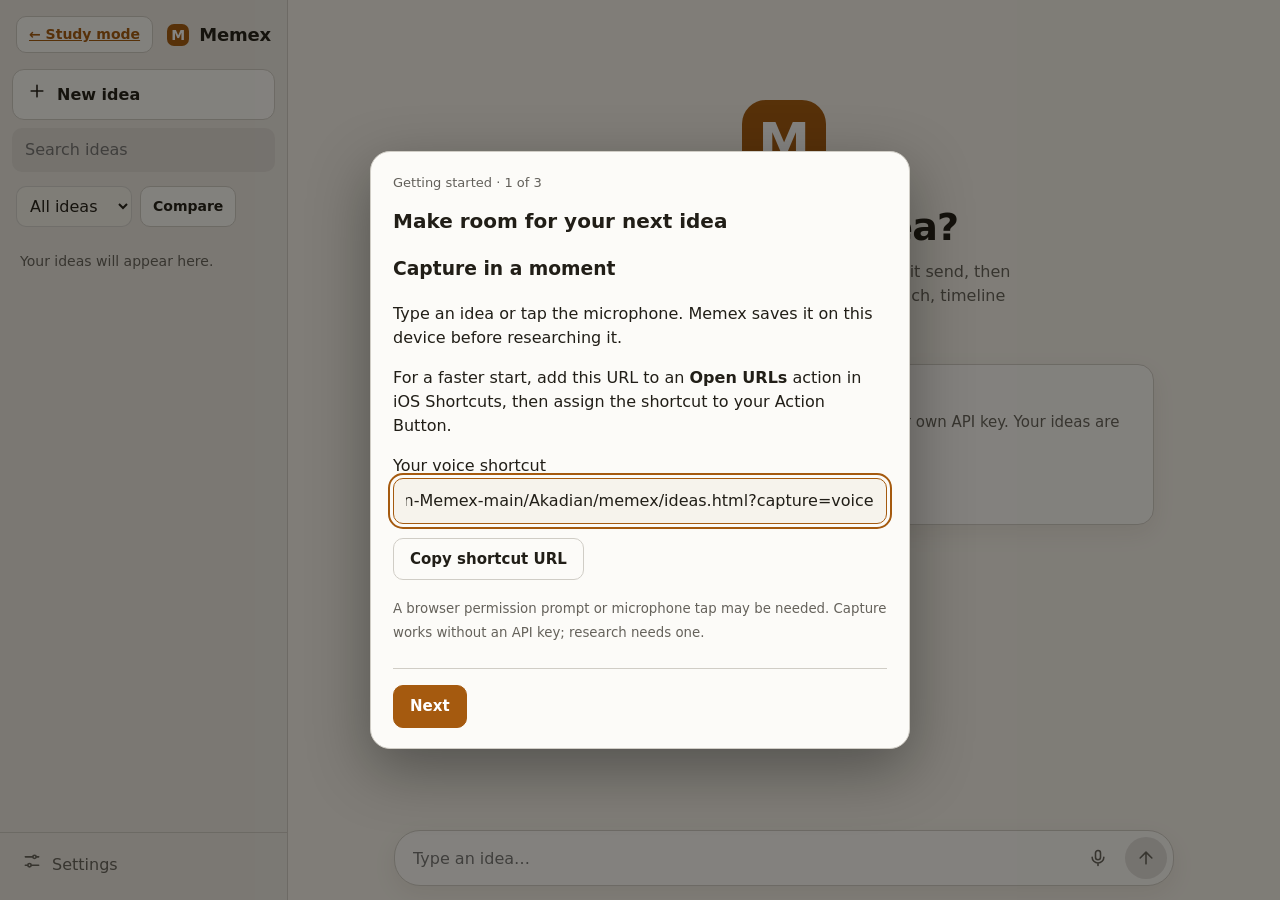
<file: Akadian-Memex-main/Akadian/memex/ideas.html>
<!doctype html>
<html lang="en">
<head>
<meta charset="utf-8">
<meta http-equiv="Content-Security-Policy" content="default-src 'none'; script-src 'self'; style-src 'self'; img-src 'self'; connect-src 'self' https://generativelanguage.googleapis.com https://api.openai.com https://api.anthropic.com https://api.github.com https://api.tavily.com; media-src 'self' blob:; font-src 'self'; manifest-src 'self'; worker-src 'self'; base-uri 'none'; object-src 'none'; form-action 'none'; frame-src 'none'">
<meta name="referrer" content="no-referrer">
<title>Memex – never lose an idea</title>
<meta name="viewport" content="width=device-width, initial-scale=1, viewport-fit=cover">
<meta name="description" content="Capture an idea by voice or text. Memex saves it instantly and researches it for you.">
<meta name="theme-color" content="#f6f3ec" media="(prefers-color-scheme: light)">
<meta name="theme-color" content="#16140f" media="(prefers-color-scheme: dark)">
<meta name="apple-mobile-web-app-capable" content="yes">
<meta name="mobile-web-app-capable" content="yes">
<meta name="apple-mobile-web-app-status-bar-style" content="default">
<meta name="apple-mobile-web-app-title" content="Memex">
<meta name="author" content="Akadian">
<link rel="manifest" href="manifest.webmanifest">
<link rel="icon" type="image/png" sizes="192x192" href="icons/icon-192.png">
<link rel="apple-touch-icon" href="icons/apple-touch-icon.png">
<link rel="stylesheet" href="styles.css">
</head>
<body>
<div class="app">
  <aside class="sidebar" id="sidebar" aria-label="Ideas">
    <div class="side-head">
      <a class="btn small" href="index.html">← Study mode</a><div class="brand"><span class="brand-mark" aria-hidden="true"></span>Memex</div>
      <button class="icon-btn" id="closeNav" aria-label="Close menu" data-icon="x"></button>
    </div>
    <button class="new-btn" id="newBtn"><span data-icon="plus"></span>New idea</button>
    <div class="search"><input id="search" type="search" placeholder="Search ideas" aria-label="Search ideas" autocomplete="off"></div>
    <div class="side-controls"><select id="stageFilter" aria-label="Filter ideas"><option value="">All ideas</option><option value="favorite">Favorites</option><option value="idea">Idea</option><option value="exploring">Exploring</option><option value="building">Building</option><option value="dropped">Dropped</option></select><button class="btn small" id="compareBtn">Compare</button></div>
    <nav class="idea-list" id="ideaList"></nav>
    <div class="side-foot">
      <button class="foot-btn" id="settingsBtn"><span data-icon="sliders"></span>Settings</button>
    </div>
  </aside>
  <div class="scrim" id="scrim"></div>

  <main class="main">
    <header class="topbar">
      <button class="icon-btn" id="openNav" aria-label="Open menu" data-icon="menu"></button>
      <div class="top-title" id="topTitle">Memex</div>
      <button class="icon-btn" id="topNew" aria-label="New idea" data-icon="plus"></button>
    </header>

    <div class="scroll" id="scroll"><div class="thread" id="thread"></div></div>

    <form class="composer" id="composer" autocomplete="off">
      <div class="composer-box" id="composerBox">
        <textarea id="ideaInput" rows="1" placeholder="Type an idea…" aria-label="Your idea" enterkeyhint="send"></textarea>
        <button type="button" class="round mic" id="micBtn" aria-label="Record a voice note" data-icon="mic"></button>
        <button type="submit" class="round send" id="sendBtn" aria-label="Save idea" data-icon="arrowUp" disabled></button>
      </div>
      <div class="rec-bar" id="recBar" hidden>
        <span class="rec-dot" aria-hidden="true"></span>
        <span class="rec-time" id="recTime">0:00</span>
        <span class="rec-hint">Recording… tap ✓ to save</span>
        <button type="button" class="round ghost" id="recCancel" aria-label="Discard recording" data-icon="x"></button>
        <button type="button" class="round send" id="recSave" aria-label="Save recording" data-icon="check"></button>
      </div>
    </form>
  </main>
</div>

<dialog id="welcome" aria-labelledby="wzTitle">
  <div class="dlg wz">
    <div class="dlg-head"><span class="wz-label" id="wzLabel">Step 1 of 3</span><button type="button" class="icon-btn" id="wzClose" aria-label="Close guide" data-icon="x"></button></div>
    <div class="wz-dots" aria-hidden="true"><i></i><i></i><i></i></div>

    <section data-step="1">
      <h2 id="wzTitle">Meet your research assistant</h2>
      <p>Memex writes its research briefs with Google’s Gemini AI. To use it you need your own <b>Gemini API key</b>: a private password that lets this app talk to Gemini for you.</p>
      <ul class="wz-list">
        <li>Takes about a minute.</li>
        <li>Google’s free tier writes the brief from the AI’s own knowledge. For briefs backed by web sources, Google requires billing to be turned on for the key.</li>
        <li>Your key is stored only on this device.</li>
      </ul>
      <p class="wz-note">Your ideas are saved instantly even before you finish setup. They’ll be researched as soon as a key is added.</p>
    </section>

    <section data-step="2" hidden>
      <h2>Get your key from Google</h2>
      <a class="btn primary block" href="https://aistudio.google.com/apikey" target="_blank" rel="noopener">Open Google AI Studio ↗</a>
      <ol class="wz-steps">
        <li>Sign in with your Google account and accept the terms if asked.</li>
        <li>Tap <b>Create API key</b>.</li>
        <li>Copy the key that appears (use the copy icon next to it).</li>
      </ol>
      <p class="wz-note">Treat the key like a password: don’t share it or post it anywhere public.</p>
      <p>When you’ve copied it, come back here and tap <b>Next</b>.</p>
    </section>

    <section data-step="3" hidden>
      <h2>Paste it here</h2>
      <div class="key-row">
        <input id="wzKey" type="password" autocomplete="off" autocapitalize="off" spellcheck="false" placeholder="Paste your key" aria-label="Gemini API key">
        <button type="button" class="chip" id="wzPaste">Paste</button>
      </div>
      <div class="test-out" id="wzOut" role="status"></div>
    </section>

    <div class="dlg-foot">
      <button type="button" class="btn" id="wzBack">Back</button>
      <button type="button" class="btn primary" id="wzNext">Next</button>
    </div>
    <button type="button" class="wz-skip" id="wzSkip">Skip for now</button>
  </div>
</dialog>

<dialog id="settings">
  <form method="dialog" class="dlg">
    <div class="dlg-head"><h2>Settings</h2><button class="icon-btn" value="close" aria-label="Close" data-icon="x"></button></div>

    <div class="row"><button type="button" class="btn small" id="startTour">Tour Settings</button><button type="button" class="btn small" id="replayIntro">Getting started</button></div>
    <section id="settingsTour" class="tour-card" hidden aria-live="polite"><small id="tourProgress"></small><h3 id="tourTitle"></h3><p id="tourText"></p><div class="row"><button type="button" class="btn small" id="tourBack">Back</button><button type="button" class="btn small primary" id="tourNext">Next</button><button type="button" class="btn small" id="tourClose">End tour</button></div></section>
    <label class="field">
      <span>Gemini API key</span>
      <div class="key-row">
        <input id="apiKey" type="password" autocomplete="off" autocapitalize="off" spellcheck="false" placeholder="Paste your key">
        <button type="button" class="chip" id="showKey">Show</button>
      </div>
      <small>Get one at <a href="https://aistudio.google.com/apikey" target="_blank" rel="noopener">aistudio.google.com/apikey</a> (<a href="#" id="openGuide">step-by-step guide</a>). It is stored only in this browser and sent only to Google.</small>
    </label>

    <label class="field">
      <span>Model</span>
      <input id="model" list="modelList" autocapitalize="off" spellcheck="false">
      <datalist id="modelList">
        <option value="gemini-3.6-flash"></option>
        <option value="gemini-3.7-flash"></option>
        <option value="gemini-3.8-flash"></option>
        <option value="gemini-3.5-flash"></option>
      </datalist>
      <small>Older Gemini 2.5 models are closed to new accounts. Web sources need billing turned on for your key; without it Memex still writes the brief, just without web search.</small>
    </label>

    <div class="row">
      <button type="button" class="btn" id="testKey">Test connection</button>
      <span class="test-out" id="testOut" role="status"></span>
    </div>
    <div class="row" >
      <button type="button" class="btn" id="listModels">Show models my key can use</button>
    </div>
    <pre class="models-out" id="modelsOut" hidden></pre>

    <hr>
    <label class="field">Default brief depth<select id="depth"><option value="quick">Quick sketch</option><option value="standard">Standard brief</option><option value="deep">Deep report</option></select></label>
    <label class="field">Web research<select id="searchMode"><option value="google">Google Search grounding</option><option value="tavily">Tavily web excerpts</option><option value="none">No web search</option></select><small>Provider quotas and pricing apply. Tavily has its own account and key; free allowances are limited.</small></label>
    <label class="field">Tavily API key<input id="tavilyKey" type="password" autocomplete="off"><small>Only sent to api.tavily.com when selected. Idea text is used as the search query.</small></label>
    <hr>
    <h3>App lock</h3><p id="lockState"></p>
    <label class="field">New passphrase<input id="lockPass" type="password" autocomplete="new-password" minlength="12"></label>
    <label class="field">Repeat passphrase<input id="lockConfirm" type="password" autocomplete="new-password"></label>
    <div class="row"><button type="button" class="btn" id="enableLock">Encrypt this device</button><button type="button" class="btn" id="lockNow">Lock now</button></div>
    <p class="privacy">Use 12+ characters. Forgotten passphrases cannot be recovered. Keys, ideas and recordings are encrypted at rest, but remain accessible to app code while unlocked. This is a passphrase lock, not Face ID. Switching away locks the view; returning requires unlocking.</p>
    <hr><h3>Sync between devices</h3>
    <label class="field">GitHub token (Gist permission)<input id="gistToken" type="password" autocomplete="off"></label>
    <label class="field">Gist ID<input id="gistId" autocomplete="off" placeholder="Leave empty to create on first sync"></label>
    <button type="button" class="btn" id="syncNow">Sync now</button><p id="syncOut" role="status"></p>
    <p class="privacy">Opt-in encrypted sync through a secret GitHub Gist. Use the same sync passphrase and Gist ID on both devices. Keys and voice recordings are excluded. Newer edits win; deletions sync too. Sync one device at a time. Secret Gists are link-accessible, so encryption is essential.</p>
    <hr><h3>Instant capture</h3>
    <label class="field">Voice shortcut URL<input id="shortcutLink" readonly></label>
    <small>In iOS Shortcuts, add “Open URLs” with this URL. Assign the shortcut to your Action Button. Memex attempts recording after unlock; if blocked, tap the microphone.</small>
    <hr><h3>Appearance</h3>
    <label class="field">Theme<select id="appearanceMode"><option value="system">Match device</option><option value="light">Light · parchment</option><option value="dark">Dark · charcoal</option><option value="night">Night · warm and dim</option><option value="custom">Custom colors</option></select></label>
    <div id="customThemeFields" class="theme-colors" hidden><label class="field">Accent<input id="customAccent" type="color" value="#c26a12"></label><label class="field">Background<input id="customBackground" type="color" value="#f6f3ec"></label><small>Text and panels adjust for readability. Very low-contrast accents are adjusted automatically.</small></div>
    <button type="button" class="btn small" id="resetTheme">Reset to device theme</button>
    <hr>
    <div class="field">
      <span>Your data</span>
      <div class="row">
        <button type="button" class="btn" id="exportBtn">Export backup</button>
        <button type="button" class="btn" id="importBtn">Import</button>
        <input type="file" id="importFile" accept="application/json" hidden>
      </div>
      <small>Ideas live only on this device. Backups include text and briefs, not voice recordings.</small>
    </div>

    <div class="privacy">
      Ideas are sent to Google’s Gemini API for transcription and research. On the free tier, Google may use them to improve its products.
    </div>
    <div class="dlg-foot">
      <button type="button" class="btn danger" id="wipeBtn">Delete all ideas</button>
      <button class="btn primary" value="save" id="saveSettings">Done</button>
    </div>
    <div class="ver" id="ver"></div>
  </form>
</dialog>

<div class="toast" id="toast" role="status" aria-live="polite"></div>
<dialog id="unlockGate" aria-labelledby="unlockTitle"><form id="unlockForm" class="dlg"><h2 id="unlockTitle">Unlock Memex</h2><p>Your ideas and keys are encrypted on this device.</p><label class="field">Passphrase<input id="unlockPass" type="password" required autocomplete="current-password"></label><p id="unlockError" role="alert"></p><button class="btn primary">Unlock</button></form></dialog>
<dialog id="editDialog"><form id="editForm" class="dlg"><h2>Edit idea</h2><label class="field">Idea<textarea id="editText" rows="7" required></textarea></label><label class="field">Brief depth<select id="editDepth"><option value="quick">Quick sketch</option><option value="standard">Standard</option><option value="deep">Deep report</option></select></label><p>Regeneration replaces the current brief and clears the follow-up chat.</p><div class="row"><button type="button" class="btn" id="cancelEdit">Cancel</button><button class="btn primary">Save & regenerate</button></div></form></dialog>
<dialog id="compareDialog"><div class="dlg"><div class="dlg-head"><h2>Compare ideas</h2><button class="btn" id="closeCompare">Close</button></div><div id="compareBody"></div></div><section id="compareChat" class="compare-chat" hidden><div id="compareChatLog" class="compare-chat-log" aria-live="polite"></div><p id="compareChatStatus" class="muted" role="status"></p><form id="compareChatForm" class="compare-chat-bar"><input id="compareQuestion" aria-label="Ask about these two ideas" placeholder="Which idea could I launch faster?" maxlength="8000" required autocomplete="off"><button class="btn primary" id="compareAsk">Ask</button></form></section></dialog>
<dialog id="introDialog" aria-labelledby="introTitle"><div class="dlg"><p id="introProgress" class="muted"></p><h2 id="introTitle">Make room for your next idea</h2>
<section data-intro-step="0"><h3>Capture in a moment</h3><p>Type an idea or tap the microphone. Memex saves it on this device before researching it.</p><p>For a faster start, add this URL to an <b>Open URLs</b> action in iOS Shortcuts, then assign the shortcut to your Action Button.</p><label class="field">Your voice shortcut<input id="introShortcut" readonly></label><button class="btn" id="copyIntroShortcut">Copy shortcut URL</button><p id="introCopyStatus" role="status"></p><small>A browser permission prompt or microphone tap may be needed. Capture works without an API key; research needs one.</small></section>
<section data-intro-step="1" hidden><h3>Protect your ideas</h3><p>Optional encryption protects stored ideas, recordings and API keys with your passphrase.</p><label class="field">New passphrase<input id="introPass" type="password" autocomplete="new-password" minlength="12"></label><label class="field">Repeat passphrase<input id="introConfirm" type="password" autocomplete="new-password"></label><p class="privacy">Use at least 12 characters. There is no recovery for a forgotten passphrase. This protects stored data; app code can access it while unlocked.</p><button class="btn primary" id="introEncrypt">Enable encryption</button><p id="introLockStatus" role="status"></p></section>
<section data-intro-step="2" hidden><h3>A quick look around</h3><p><b>Gemini</b> transcribes and researches. <b>Tavily</b> optionally adds web excerpts. <b>GitHub Gist</b> optionally syncs encrypted ideas. Each service uses your own key or token.</p><p>You can capture ideas first and configure services later. Settings also includes backups, the capture shortcut and your color theme.</p><button class="btn" id="introTour">Show me around Settings</button></section>
<div class="dlg-foot intro-foot"><button class="btn" id="introBack">Back</button><button class="btn primary" id="introNext">Next</button></div></div></dialog>
<script src="appearance.js"></script>
<script src="storage.js"></script>
</body>
</html>
</file>
<file: Akadian/memex/styles.css>
:root {
  --bg: #f6f3ec;
  --panel: #eee9de;
  --surface: #fffdf9;
  --ink: #211e17;
  --muted: #776f61;
  --line: #e1dbcd;
  --accent: #c26a12;
  --accent-ink: #fff;
  --accent-soft: #f7e5cc;
  --good: #2b7a4b;
  --ok: #a8730f;
  --risky: #b4512b;
  --long: #8a3a3a;
  --shadow: 0 1px 2px rgba(60, 40, 10, .06), 0 8px 24px rgba(60, 40, 10, .07);
  color-scheme: light;
}
@media (prefers-color-scheme: dark) {
  :root {
    --bg: #16181d;
    --panel: #1a1d23;
    --surface: #1f2229;
    --ink: #f2f3f5;
    --muted: #9ca0aa;
    --line: #2d3139;
    --accent: #f0a04a;
    --accent-ink: #1a1207;
    --accent-soft: #372c24;
    --good: #5cc487;
    --ok: #e0b04e;
    --risky: #ee8a63;
    --long: #e07a7a;
    --shadow: 0 1px 2px rgba(0, 0, 0, .3), 0 8px 24px rgba(0, 0, 0, .3);
    color-scheme: dark;
  }
}

* { box-sizing: border-box; }
html, body { height: 100%; }
body {
  margin: 0;
  background: var(--bg);
  color: var(--ink);
  font: 16px/1.5 -apple-system, BlinkMacSystemFont, "Segoe UI", Roboto, system-ui, sans-serif;
  -webkit-text-size-adjust: 100%;
  -webkit-tap-highlight-color: transparent;
  overflow: hidden;
}
button, input, textarea { font: inherit; color: inherit; }
button { cursor: pointer; }
a { color: var(--accent); }
[hidden] { display: none !important; }

svg.i { width: 20px; height: 20px; fill: none; stroke: currentColor; stroke-width: 1.9; stroke-linecap: round; stroke-linejoin: round; flex: none; }

/* ---------- layout ---------- */
.app { display: grid; grid-template-columns: 288px minmax(0, 1fr); height: 100dvh; }
.sidebar {
  background: var(--panel);
  border-right: 1px solid var(--line);
  display: flex; flex-direction: column; min-height: 0;
  padding: env(safe-area-inset-top) 0 env(safe-area-inset-bottom);
}
.main { display: flex; flex-direction: column; min-height: 0; min-width: 0; }
.scroll { flex: 1; overflow-y: auto; -webkit-overflow-scrolling: touch; overscroll-behavior: contain; }
.thread { max-width: 780px; margin: 0 auto; padding: 28px 20px 40px; }
.scrim { display: none; }

.side-head { display: flex; align-items: center; justify-content: space-between; padding: 16px 16px 8px; }
/* Akadian family brand: a Cinzel "A" whose crossbar is the accent diamond, beside the Cinzel wordmark.
   Same mark, font and proportions as Akadian Vertex. Cinzel is bundled locally (SIL OFL, vendor/fonts). */
@font-face { font-family: 'Cinzel'; src: url('vendor/fonts/cinzel-600-latin.woff2') format('woff2'); font-weight: 600; font-display: swap; }
.mark { width: 38px; height: 38px; flex: none; color: var(--ink); }
.mark-gem { fill: var(--accent); }
.wordmark { font-family: Cinzel, Georgia, serif; font-weight: 600; text-transform: uppercase; letter-spacing: .12em; font-size: 17px; line-height: 1.15; color: var(--ink); }
.wordmark span { color: var(--accent); font-size: 11px; letter-spacing: .4em; margin-left: 4px; }
.brand { display: flex; align-items: center; gap: 10px; text-decoration: none; color: var(--ink); }
.side-head { flex-wrap: wrap; row-gap: 10px; }
.side-head .brand { order: 1; }
.side-head #closeNav { order: 2; }
.side-head .back-link { order: 3; flex-basis: 100%; justify-content: flex-start; }

/* Splash / loading screen. Always the family dark, whatever theme the app is in. */
.boot {
  --bg: #16181d; --ink: #f2f3f5; --accent: #f0a04a; --muted: #9ca0aa;
  position: fixed; inset: 0; z-index: 60; background: var(--bg); color: var(--muted);
  display: flex; flex-direction: column; align-items: center; justify-content: center; gap: 14px; text-align: center; padding: 24px;
  transition: opacity .35s ease, visibility .35s;
  animation: boot-failsafe .01s linear 8s forwards;   /* never trap the app behind the splash if the script is blocked */
}
.boot.done { opacity: 0; visibility: hidden; pointer-events: none; }
.boot-brand { display: flex; flex-direction: column; align-items: center; gap: 10px; margin-bottom: 6px; color: var(--ink); }
.mark.big { width: 84px; height: 84px; }
.mark.big .mark-gem { transform-box: fill-box; transform-origin: center; animation: gem 1.6s ease-in-out infinite; }
@keyframes gem { 50% { transform: scale(1.25); } }
@keyframes boot-failsafe { to { opacity: 0; visibility: hidden; pointer-events: none; } }
.wordmark.big { font-size: 30px; }
.wordmark.sub { font-size: 12px; letter-spacing: .5em; padding-left: .5em; color: var(--accent); }
.boot-rule { width: 110px; height: 1px; background: var(--accent); }
.boot p { margin: 0; font-size: 14px; }
@media (prefers-reduced-motion: reduce) {
  .mark.big .mark-gem { animation: none; }
  .boot { transition: none; }
}
#closeNav { display: none; }

.new-btn {
  margin: 8px 12px; padding: 11px 14px; display: flex; align-items: center; gap: 10px;
  background: var(--surface); border: 1px solid var(--line); border-radius: 12px; font-weight: 600;
}
.new-btn:hover { border-color: var(--accent); }
.search { padding: 0 12px 6px; }
.search input {
  width: 100%; padding: 9px 12px; border-radius: 10px; border: 1px solid transparent;
  background: color-mix(in srgb, var(--ink) 6%, transparent); outline: none; font-size: 16px;
}
.search input:focus { border-color: var(--accent); }

.idea-list { flex: 1; overflow-y: auto; padding: 4px 8px 12px; min-height: 0; }
.group-label { font-size: 12px; font-weight: 600; letter-spacing: .04em; text-transform: uppercase; color: var(--muted); padding: 14px 10px 6px; }
.idea-item {
  display: flex; align-items: center; gap: 10px; width: 100%; text-align: left; border: 0; background: none;
  padding: 10px; border-radius: 10px; color: var(--ink);
}
.idea-item:hover { background: color-mix(in srgb, var(--ink) 6%, transparent); }
.idea-item.active { background: var(--accent-soft); }
.idea-item .t { flex: 1; min-width: 0; overflow: hidden; text-overflow: ellipsis; white-space: nowrap; font-size: 15px; }
.dot { width: 8px; height: 8px; border-radius: 50%; flex: none; background: var(--muted); opacity: .6; }
.dot.done { background: var(--good); opacity: 1; }
.dot.error { background: var(--risky); opacity: 1; }
.spin { width: 12px; height: 12px; border-radius: 50%; border: 2px solid color-mix(in srgb, var(--accent) 30%, transparent); border-top-color: var(--accent); animation: spin .8s linear infinite; flex: none; }
@keyframes spin { to { transform: rotate(360deg); } }
.empty-list { color: var(--muted); font-size: 14px; padding: 12px; }

.side-foot { padding: 8px 12px 12px; border-top: 1px solid var(--line); }
.foot-btn { display: flex; align-items: center; gap: 10px; width: 100%; background: none; border: 0; padding: 10px; border-radius: 10px; color: var(--muted); }
.foot-btn:hover { background: color-mix(in srgb, var(--ink) 6%, transparent); color: var(--ink); }

.icon-btn { background: none; border: 0; width: 40px; height: 40px; border-radius: 10px; display: grid; place-items: center; color: var(--ink); }
.icon-btn:hover { background: color-mix(in srgb, var(--ink) 8%, transparent); }

.topbar { display: none; align-items: center; gap: 4px; padding: calc(env(safe-area-inset-top) + 6px) 8px 6px; border-bottom: 1px solid var(--line); background: var(--bg); }
.top-title { flex: 1; text-align: center; font-weight: 600; overflow: hidden; text-overflow: ellipsis; white-space: nowrap; padding: 0 4px; }

/* ---------- composer ---------- */
.composer { padding: 8px 16px calc(14px + env(safe-area-inset-bottom)); background: linear-gradient(to top, var(--bg) 70%, transparent); }
.composer-box, .rec-bar {
  max-width: 780px; margin: 0 auto; display: flex; align-items: flex-end; gap: 6px;
  background: var(--surface); border: 1px solid var(--line); border-radius: 26px; padding: 6px 6px 6px 18px; box-shadow: var(--shadow);
}
.composer-box:focus-within { border-color: var(--accent); }
.composer-box textarea {
  flex: 1; min-width: 0; border: 0; outline: none; background: none; resize: none; padding: 9px 0; max-height: 180px; font-size: 16px; line-height: 1.45;
}
.rec-bar { align-items: center; padding: 6px 6px 6px 18px; }
.rec-hint { flex: 1; color: var(--muted); font-size: 14px; }
.rec-time { font-variant-numeric: tabular-nums; font-weight: 600; }
.rec-dot { width: 10px; height: 10px; border-radius: 50%; background: #e0483a; animation: pulse 1.1s ease-in-out infinite; }
@keyframes pulse { 50% { opacity: .25; transform: scale(.8); } }
.round { width: 42px; height: 42px; flex: none; border-radius: 50%; border: 0; display: grid; place-items: center; background: none; color: var(--muted); }
.round:hover { color: var(--ink); background: color-mix(in srgb, var(--ink) 8%, transparent); }
.round.send { background: var(--accent); color: var(--accent-ink); }
.round.send:hover { background: var(--accent); filter: brightness(1.08); color: var(--accent-ink); }
.round.send:disabled { background: color-mix(in srgb, var(--ink) 12%, transparent); color: var(--muted); cursor: default; filter: none; }
.round.ghost { color: var(--muted); }

/* ---------- hero / empty ---------- */
.hero { text-align: center; padding: 8vh 0 12px; }
.hero .hero-svg { width: 84px; height: 84px; display: block; margin: 0 auto 22px; }
.hero h1 { font-size: clamp(28px, 5vw, 38px); letter-spacing: -.02em; margin: 0 0 10px; line-height: 1.15; }
.hero p { color: var(--muted); margin: 0 auto; max-width: 460px; }
.card {
  background: var(--surface); border: 1px solid var(--line); border-radius: 16px; padding: 16px 18px; margin: 20px 0; box-shadow: var(--shadow);
}
.card h3 { margin: 0 0 6px; font-size: 16px; }
.card p { margin: 0 0 10px; color: var(--muted); font-size: 15px; }
.card p:last-child { margin-bottom: 0; }
.card ol { margin: 6px 0 12px; padding-left: 20px; color: var(--muted); font-size: 15px; }

.btn { padding: 9px 16px; border-radius: 10px; border: 1px solid var(--line); background: var(--surface); font-weight: 600; font-size: 15px; }
.btn:hover { border-color: var(--accent); }
.btn.primary { background: var(--accent); border-color: var(--accent); color: var(--accent-ink); }
.btn.danger { color: var(--risky); }
.btn.small { padding: 7px 12px; font-size: 14px; display: inline-flex; align-items: center; gap: 8px; }

/* ---------- thread ---------- */
.you { margin: 0 0 22px auto; max-width: 88%; width: fit-content; background: var(--accent-soft); border-radius: 18px 18px 4px 18px; padding: 12px 16px; }
.you .txt { white-space: pre-wrap; overflow-wrap: anywhere; }
.you .when { color: var(--muted); font-size: 12px; margin-top: 6px; }
.you audio { display: block; width: min(320px, 100%); height: 36px; margin-bottom: 8px; }
.you .pendingtxt { color: var(--muted); font-style: italic; }

.status { display: flex; align-items: flex-start; gap: 14px; }
.status .spin { width: 20px; height: 20px; border-width: 3px; margin-top: 2px; }
.status .msg { flex: 1; }
.status .msg b { display: block; }
.status .msg span { color: var(--muted); font-size: 15px; }
.status.err b { color: var(--risky); }
.status .btns { display: flex; gap: 8px; margin-top: 10px; flex-wrap: wrap; }

/* ---------- document ---------- */
.doc { background: var(--surface); border: 1px solid var(--line); border-radius: 18px; padding: clamp(18px, 4vw, 34px); box-shadow: var(--shadow); }
.doc-head { display: flex; gap: 18px; align-items: center; padding-bottom: 20px; margin-bottom: 8px; border-bottom: 1px solid var(--line); }
.verdict { --c: var(--ok); width: 72px; height: 72px; flex: none; border-radius: 50%; display: grid; place-items: center; align-content: center; border: 3px solid var(--c); color: var(--c); line-height: 1; }
.verdict b { font-size: 26px; font-weight: 700; }
.verdict span { font-size: 11px; opacity: .8; margin-top: 2px; }
.v-good { --c: var(--good); } .v-ok { --c: var(--ok); } .v-risky { --c: var(--risky); } .v-long { --c: var(--long); }
.doc-head .vl { font-size: 12px; font-weight: 700; letter-spacing: .08em; text-transform: uppercase; color: var(--c, var(--accent)); }
.doc-head h1 { margin: 2px 0 4px; font-size: clamp(22px, 4vw, 28px); line-height: 1.2; letter-spacing: -.015em; }
.doc-head .meta { color: var(--muted); font-size: 13px; }

.doc-body h2 { font-size: 13px; letter-spacing: .09em; text-transform: uppercase; color: var(--accent); margin: 26px 0 8px; }
.doc-body h3 { font-size: 16px; margin: 18px 0 6px; }
.doc-body p { margin: 0 0 12px; }
.doc-body ul, .doc-body ol { margin: 0 0 12px; padding-left: 22px; }
.doc-body li { margin: 0 0 6px; }
.doc-body li > ul, .doc-body li > ol { margin: 6px 0 0; }
.doc-body blockquote { margin: 0 0 12px; padding: 2px 14px; border-left: 3px solid var(--accent); color: var(--muted); }
.doc-body code { font: .9em ui-monospace, SFMono-Regular, Menlo, Consolas, monospace; background: color-mix(in srgb, var(--ink) 8%, transparent); padding: 1px 5px; border-radius: 5px; }
.doc-body hr { border: 0; border-top: 1px solid var(--line); margin: 18px 0; }
.doc-body table { border-collapse: collapse; width: 100%; margin: 0 0 14px; font-size: 15px; display: block; overflow-x: auto; }
.doc-body th, .doc-body td { border: 1px solid var(--line); padding: 7px 10px; text-align: left; vertical-align: top; }
.doc-body th { background: color-mix(in srgb, var(--ink) 5%, transparent); }
sup.cite { font-size: 11px; margin-left: 2px; white-space: nowrap; }
sup.cite a { text-decoration: none; font-weight: 700; padding: 0 1px; }
sup.cite a:hover { text-decoration: underline; }

.notice { margin: 4px 0 6px; padding: 12px 14px; border-radius: 12px; font-size: 14px; line-height: 1.5; background: var(--accent-soft); border: 1px solid color-mix(in srgb, var(--accent) 35%, transparent); }
.notice b { display: block; margin-bottom: 2px; }
.sources { margin-top: 26px; padding-top: 6px; border-top: 1px solid var(--line); }
.sources h2 { font-size: 13px; letter-spacing: .09em; text-transform: uppercase; color: var(--accent); margin: 18px 0 8px; }
.sources ol { margin: 0; padding-left: 24px; font-size: 14px; }
.sources li { margin: 0 0 5px; overflow-wrap: anywhere; }
.sources li.flash { background: var(--accent-soft); border-radius: 6px; }
.queries { color: var(--muted); font-size: 13px; margin-top: 12px; }
.sw { width: 100%; height: 56px; border: 0; margin-top: 10px; border-radius: 12px; color-scheme: normal; }
.disclaimer { color: var(--muted); font-size: 12px; margin-top: 12px; }

.actions { display: flex; gap: 8px; flex-wrap: wrap; margin-top: 14px; }

/* ---------- dialog ---------- */
dialog { border: 1px solid var(--line); border-radius: 20px; background: var(--surface); color: var(--ink); padding: 0; width: min(520px, calc(100vw - 24px)); max-height: calc(100dvh - 24px); box-shadow: 0 20px 60px rgba(0, 0, 0, .35); }
dialog::backdrop { background: rgba(10, 8, 4, .5); }
.dlg { padding: 8px 22px 20px; }
.dlg-head { display: flex; justify-content: space-between; align-items: center; }
.dlg h2 { margin: 12px 0; font-size: 20px; }
.field { display: block; margin: 14px 0; }
.field > span { display: block; font-weight: 600; font-size: 14px; margin-bottom: 6px; }
.field input { width: 100%; padding: 10px 12px; border-radius: 10px; border: 1px solid var(--line); background: var(--bg); font-size: 16px; outline: none; }
.field input:focus { border-color: var(--accent); }
.field small { display: block; color: var(--muted); font-size: 13px; margin-top: 6px; }
.key-row { display: flex; gap: 8px; }
.chip { flex: none; padding: 0 14px; border-radius: 10px; border: 1px solid var(--line); background: var(--bg); }
.row { display: flex; align-items: center; gap: 8px; flex-wrap: wrap; }
.test-out { font-size: 14px; color: var(--muted); flex: 1; min-width: 0; }
.test-out.ok { color: var(--good); } .test-out.bad { color: var(--risky); }
dialog hr { border: 0; border-top: 1px solid var(--line); margin: 16px 0 4px; }
.privacy { font-size: 13px; color: var(--muted); background: color-mix(in srgb, var(--ink) 5%, transparent); border-radius: 10px; padding: 10px 12px; margin: 14px 0; }
.dlg-foot { display: flex; justify-content: space-between; gap: 10px; }

/* ---------- first-run guide ---------- */
.wz h2 { margin: 6px 0 10px; font-size: 22px; letter-spacing: -.015em; line-height: 1.2; }
.wz p { margin: 0 0 12px; color: var(--muted); }
.wz p b, .wz li b { color: var(--ink); }
.wz-label { font-size: 12px; font-weight: 700; letter-spacing: .08em; text-transform: uppercase; color: var(--accent); padding-left: 2px; }
.wz-dots { display: flex; gap: 6px; margin: 4px 0 8px; }
.wz-dots i { height: 4px; flex: 1; border-radius: 4px; background: var(--line); transition: background .2s; }
.wz-dots i.on { background: var(--accent); }
.wz section { min-height: 250px; }
.wz-list { margin: 0 0 12px; padding-left: 20px; color: var(--muted); }
.wz-list li { margin-bottom: 6px; }
.wz-steps { margin: 16px 0 12px; padding: 0; list-style: none; counter-reset: s; }
.wz-steps li { counter-increment: s; position: relative; padding: 0 0 12px 38px; color: var(--muted); }
.wz-steps li::before { content: counter(s); position: absolute; left: 0; top: -1px; width: 26px; height: 26px; border-radius: 50%; display: grid; place-items: center; background: var(--accent-soft); color: var(--accent); font-weight: 700; font-size: 14px; }
.wz-note { font-size: 14px; background: color-mix(in srgb, var(--ink) 5%, transparent); border-radius: 10px; padding: 10px 12px; }
.btn.block { display: block; text-align: center; text-decoration: none; padding: 13px 16px; font-size: 16px; }
.wz .key-row { margin: 14px 0 10px; }
.wz .key-row input { flex: 1; min-width: 0; padding: 12px; border-radius: 10px; border: 1px solid var(--line); background: var(--bg); font-size: 16px; outline: none; }
.wz .key-row input:focus { border-color: var(--accent); }
.wz .test-out { font-size: 14px; min-height: 22px; }
.wz-skip { display: block; margin: 12px auto 0; background: none; border: 0; color: var(--muted); font-size: 14px; padding: 6px 10px; }
.wz-skip:hover { color: var(--ink); }
.wz .dlg-foot { margin-top: 6px; }
.wz #wzBack[hidden] { display: block !important; visibility: hidden; }

.models-out { margin: 10px 0 0; padding: 10px 12px; border-radius: 10px; background: color-mix(in srgb, var(--ink) 6%, transparent); font: 13px/1.5 ui-monospace, SFMono-Regular, Menlo, Consolas, monospace; white-space: pre-wrap; overflow-wrap: anywhere; max-height: 200px; overflow: auto; }
.ver { text-align: center; color: var(--muted); font-size: 12px; margin-top: 12px; }

.toast { position: fixed; left: 50%; bottom: calc(96px + env(safe-area-inset-bottom)); transform: translate(-50%, 20px); background: var(--ink); color: var(--bg); padding: 10px 16px; border-radius: 12px; font-size: 14px; max-width: min(420px, calc(100vw - 32px)); opacity: 0; pointer-events: none; transition: .2s; z-index: 60; }
.toast.show { opacity: 1; transform: translate(-50%, 0); }

/* ---------- mobile ---------- */
@media (max-width: 820px) {
  .app { grid-template-columns: 1fr; }
  .topbar { display: flex; }
  .sidebar { position: fixed; z-index: 40; inset: 0 auto 0 0; width: min(86vw, 330px); transform: translateX(-102%); transition: transform .24s ease; box-shadow: 0 0 40px rgba(0, 0, 0, .3); }
  body.nav-open .sidebar { transform: none; }
  .scrim { display: block; position: fixed; inset: 0; z-index: 35; background: rgba(10, 8, 4, .45); opacity: 0; pointer-events: none; transition: opacity .24s; }
  body.nav-open .scrim { opacity: 1; pointer-events: auto; }
  #closeNav { display: grid; }
  .thread { padding: 18px 14px 28px; }
  .hero { padding-top: 5vh; }
  .doc-head { gap: 14px; }
  .verdict { width: 62px; height: 62px; }
  .verdict b { font-size: 22px; }
}

/* ---------- print (save the brief as a PDF) ---------- */
@page { margin: 16mm; }
@media print {
  body { overflow: visible; background: #fff; color: #000; }
  .app { display: block; height: auto; }
  .sidebar, .scrim, .topbar, .composer, .actions, .toast, .sw, .status .btns { display: none !important; }
  .scroll { overflow: visible; }
  .thread { max-width: none; padding: 0; }
  .doc { border: 0; box-shadow: none; padding: 0; background: #fff; }
  .you { background: none; border: 1px solid #ccc; }
  a { color: inherit; }
}

/* Version 10 additions */
select, textarea { font: inherit; color: inherit; background: var(--bg, #f6f3ec); border: 1px solid #aaa6; border-radius: 10px; padding: 9px; max-width:100%; }
.side-controls {display:flex;gap:8px;padding:8px 16px;flex-wrap:wrap}
.field select,.field textarea {width:100%}
.idea-tools .row {gap:10px;flex-wrap:wrap}
.idea-tools .field {margin-top:14px}
.chat-turn {padding:14px 0;border-bottom:1px solid #8883;overflow-wrap:anywhere}
.muted {font-size:13px;opacity:.7}
#compareDialog {width:min(1100px,96vw);max-width:96vw}
#compareDialog .dlg {max-width:none}
.compare-controls,.comparison {display:grid;grid-template-columns:1fr 1fr;gap:24px}
.compare-controls label {display:grid;gap:8px}
.comparison article {min-width:0;overflow-wrap:anywhere}
.doc-body {overflow-x:auto}
.privacy-hidden .app,.privacy-hidden dialog {visibility:hidden}
@media(max-width:650px){.comparison,.compare-controls {grid-template-columns:1fr}.comparison article+article {border-top:2px solid #8884;padding-top:20px}}

@media print {.idea-tools,.chat-panel,dialog {display:none !important}}

/* Theme-aware scrolling, including dialogs, text areas and idea lists. */
* { scrollbar-width: thin; scrollbar-color: color-mix(in srgb, var(--muted) 48%, transparent) transparent; }
::-webkit-scrollbar { width: 8px; height: 8px; }
::-webkit-scrollbar-track { background: transparent; }
::-webkit-scrollbar-thumb { background: color-mix(in srgb, var(--muted) 42%, transparent); border: 2px solid transparent; background-clip: padding-box; border-radius: 20px; }
::-webkit-scrollbar-thumb:hover { background-color: var(--muted); }
::-webkit-scrollbar-corner { background: transparent; }
input,textarea,select { accent-color: var(--accent); }
input:focus-visible,textarea:focus-visible,select:focus-visible,button:focus-visible { outline: 2px solid var(--accent); outline-offset: 3px; }
/* The composer pill already turns accent on :focus-within, so the control's own ring would draw a
   second outline inside the first. Suppress the inner one; the pill remains the focus indicator. */
.composer-box textarea:focus-visible { outline: none; }
.theme-colors { display:flex; flex-wrap:wrap; gap:16px; }
.theme-colors .field { flex:1; min-width:110px; }
.theme-colors input[type=color] { height:48px; padding:4px; cursor:pointer; }
.theme-colors small { flex-basis:100%; color:var(--muted); }
.intro-foot { margin-top:24px; padding-top:16px; border-top:1px solid var(--line); flex-wrap:wrap; }
#introDialog { width:min(540px,94vw); }
#introDialog small { color:var(--muted); }
.tour-card { position:sticky; top:-1px; z-index:5; padding:14px; margin:12px -6px 20px; border:1px solid var(--accent); border-radius:14px; background:var(--surface); box-shadow:var(--shadow); }
.tour-card h3 { margin:4px 0; font-size:16px; }
.tour-card p { font-size:14px; margin:6px 0 12px; }
.tour-card small { color:var(--accent); }
.tour-highlight { outline:2px solid var(--accent); outline-offset:6px; border-radius:8px; background:var(--accent-soft); scroll-margin-block:240px 30px; }
#compareDialog[open] { display:flex; flex-direction:column; max-height:90dvh; padding:0; overflow:hidden; }
#compareDialog > .dlg { overflow:auto; min-height:0; flex:1; padding-top:10px; }
.compare-chat { flex-shrink:0; padding:12px 22px 18px; border-top:1px solid var(--line); background:var(--panel); }
.compare-chat-log { max-height:24dvh; overflow:auto; overflow-wrap:anywhere; }
.compare-chat-log:empty { display:none; }
.compare-chat .muted { margin:4px 0 8px; font-size:12px; }
.compare-chat-bar { display:flex; gap:8px; }
.compare-chat-bar input { width:100%; min-width:0; border:1px solid var(--line); border-radius:12px; padding:11px 12px; background:var(--surface); }
.compare-chat-bar button { flex-shrink:0; }
@media(max-width:650px) { .compare-chat {padding:10px 14px 14px}.tour-card {padding:10px}.tour-card p {font-size:13px} }
@media print {#introDialog,.tour-card,.compare-chat {display:none !important}}
</file>
<file: Akadian/memex/study.css>
body{overflow:auto}button,a,input,select,textarea{touch-action:manipulation} .study-shell{display:grid;grid-template-columns:272px minmax(0,1fr);min-height:100dvh}.study-sidebar{background:var(--panel);padding:35px 24px;display:flex;flex-direction:column;border-right:1px solid var(--line);gap:20px}.modes{display:flex;border:1px solid var(--line);border-radius:10px;padding:4px;gap:3px}.modes a{flex:1;text-align:center;padding:8px;text-decoration:none;color:var(--muted);font-size:14px}.modes [aria-current]{background:var(--surface);border-radius:7px;color:var(--ink);box-shadow:var(--shadow)}.eyebrow{font-size:10px;letter-spacing:1.8px;font-weight:700;color:var(--muted);margin:12px 0}.sidebar-bottom{margin-top:auto;color:var(--muted);font-size:13px}.sidebar-bottom button{width:100%;margin-top:20px}.study-main{min-width:0}.study-top{padding:25px 5%;display:flex;justify-content:space-between;border-bottom:1px solid var(--line);font-size:10px;letter-spacing:1.5px;align-items:center}.pill{background:var(--accent-soft);border-radius:25px;padding:6px 12px;color:var(--accent);letter-spacing:0;font-size:11px}.study-content{max-width:1160px;margin:auto;padding:48px 5%}h1{font-family:Georgia,serif;font-weight:400;font-size:clamp(36px,4.2vw,58px);line-height:1.12;letter-spacing:-1.8px;margin:18px 0}h1 em{font-weight:400;color:var(--accent)}.lead{max-width:600px;color:var(--muted);font-size:16px;margin-bottom:35px}.builder-grid{display:grid;grid-template-columns:1.35fr 1fr;gap:22px}.study-card{background:var(--surface);border:1px solid var(--line);border-radius:15px;padding:25px}.section-title{display:flex;align-items:center;gap:12px;margin-bottom:20px;justify-content:space-between}.section-title h2{font-size:17px;font-weight:600;margin:0;flex:1}.step{font-size:11px;color:var(--accent);background:var(--accent-soft);padding:6px 8px;border-radius:7px}label{display:block;font-size:13px;font-weight:550;margin:17px 0}label input:not([type=checkbox]):not([type=radio]),label select,label textarea{display:block;width:100%;margin-top:8px;border:1px solid var(--line);border-radius:8px;background:var(--bg);padding:11px;font:inherit;font-weight:400;min-width:0}textarea{resize:vertical;line-height:1.65!important}.helper,small{font-size:12px;color:var(--muted);font-weight:400}.upload-row{display:flex;gap:14px;align-items:center;flex-wrap:wrap}.file-label{color:var(--accent);cursor:pointer;margin:0}.file-label input{font-size:11px!important;max-width:220px}.check{display:flex;gap:9px;align-items:center;font-size:12px}.pedagogy{background:var(--panel);padding:16px;border-radius:10px;margin-top:22px}.pedagogy p:last-child{font-size:12px;color:var(--muted);margin-bottom:0}.generate-row{display:flex;align-items:center;gap:20px;margin-top:22px}.generate-row p{flex:1;font-size:12px;color:var(--muted);max-width:550px}.generate-row button{white-space:nowrap;padding:13px 20px}#studyStatus{color:var(--accent)}#history{display:grid;gap:8px;max-height:50vh;overflow:auto}#history button{background:none;border:1px solid transparent;border-radius:8px;padding:12px;text-align:left;font-size:13px}#history button:hover{background:var(--surface);border-color:var(--line)}#history small{display:block;margin-top:5px}.question{margin:20px 0}.question h3{font-size:18px;white-space:pre-wrap}.question label.option{padding:13px 15px;border:1px solid var(--line);border-radius:8px;display:flex;gap:13px;align-items:flex-start;margin:9px 0;font-size:15px;font-weight:400;line-height:1.5;cursor:pointer}.question label.option input[type=radio]{flex:none;width:17px;height:17px;margin:3px 0 0;accent-color:var(--accent);cursor:pointer}.question label.option:hover{border-color:var(--accent)}.question label.option:has(input:checked):not(.opt-correct):not(.opt-wrong){border-color:var(--accent);background:var(--accent-soft)}.question label.option.is-disabled,.question fieldset[disabled] label.option{cursor:default}.question blockquote{margin:12px 0;padding:14px;border-left:3px solid var(--accent);background:var(--panel);white-space:pre-wrap}.question .explanation{white-space:pre-wrap}.practice-actions{display:flex;gap:10px;flex-wrap:wrap}.result{display:flex;align-items:center;gap:8px;font-size:15px;margin:18px 0 10px}.result::before{display:grid;place-items:center;width:22px;height:22px;border-radius:50%;font-size:13px;font-weight:700;color:#fff;flex:none}.result.is-correct{color:var(--good)}.result.is-correct::before{content:'✓';background:var(--good)}.result.is-wrong{color:var(--risky)}.result.is-wrong::before{content:'✕';background:var(--risky)}.result.is-blank{color:var(--muted)}.result.is-blank::before{content:'–';background:var(--muted)}.result.is-open{color:var(--accent)}.result.is-open::before{content:'◆';background:var(--accent)}.question label.option.opt-correct{border-color:var(--good);background:color-mix(in srgb,var(--good) 14%,transparent)}.question label.option.opt-wrong{border-color:var(--risky);background:color-mix(in srgb,var(--risky) 14%,transparent)}.question label.option.opt-correct,.question label.option.opt-wrong{border-width:2px;padding:12px 14px}.opt-text{flex:1;min-width:0}.opt-tag{margin-left:auto;padding-left:12px;font-size:12px;font-weight:650;letter-spacing:.3px;white-space:nowrap}.opt-correct .opt-tag{color:var(--good)}.opt-wrong .opt-tag{color:var(--risky)}.answer-review{border-top:1px solid var(--line);margin-top:20px;padding-top:4px}.answer-key{background:var(--panel);border-left:3px solid var(--good);border-radius:0 8px 8px 0;padding:12px 14px;margin:12px 0}.answer-key .eyebrow{margin:0 0 6px}.source-note{color:var(--muted);font-size:13px;border-top:1px solid var(--line);margin-top:30px;padding-top:16px}button:disabled{opacity:.55;cursor:wait}dialog{max-height:90dvh;overflow:auto}#settingsForm{width:min(520px,88vw)}#settingsForm h3{font-size:16px}#settingsForm>p{font-size:13px;color:var(--muted)}:focus-visible{outline:3px solid var(--accent);outline-offset:3px}
@media(max-width:900px){.study-shell{grid-template-columns:200px minmax(0,1fr)}.study-sidebar{padding:25px 15px}.builder-grid{grid-template-columns:1fr}.study-content{padding-top:30px}}
@media(max-width:600px){.study-shell{display:block}.question label.option{flex-wrap:wrap}.opt-tag{flex-basis:100%;margin-left:0;padding-left:30px}.study-sidebar{display:grid;grid-template-columns:1fr 1fr;padding:18px;gap:12px}.sidebar-bottom{margin:0}.sidebar-bottom p,.study-sidebar>.eyebrow{display:none}.sidebar-bottom button{margin:0}#history{grid-column:1/-1;max-height:110px}.study-top{padding:16px}.study-content{padding:25px 18px}.study-card{padding:20px}.generate-row{flex-wrap:wrap}.generate-row p{flex-basis:100%}.pill{font-size:10px}}
@media print{.study-sidebar,.study-top,.practice-actions,#studyStatus{display:none}.study-shell{display:block}.study-content{padding:0}.question{break-inside:avoid}.study-card{box-shadow:none}}

.study-locked .study-shell,.study-locked #studySettingsDialog{visibility:hidden}
</file>
<file: Akadian-Memex-main/Akadian/memex/styles.css>
:root {
  --bg: #f6f3ec;
  --panel: #eee9de;
  --surface: #fffdf9;
  --ink: #211e17;
  --muted: #776f61;
  --line: #e1dbcd;
  --accent: #c26a12;
  --accent-ink: #fff;
  --accent-soft: #f7e5cc;
  --good: #2b7a4b;
  --ok: #a8730f;
  --risky: #b4512b;
  --long: #8a3a3a;
  --shadow: 0 1px 2px rgba(60, 40, 10, .06), 0 8px 24px rgba(60, 40, 10, .07);
  color-scheme: light;
}
@media (prefers-color-scheme: dark) {
  :root {
    --bg: #16140f;
    --panel: #1c1a14;
    --surface: #221f18;
    --ink: #efe9dc;
    --muted: #9d9686;
    --line: #322e24;
    --accent: #f0a04b;
    --accent-ink: #1a1207;
    --accent-soft: #3a2a14;
    --good: #5cc487;
    --ok: #e0b04e;
    --risky: #ee8a63;
    --long: #e07a7a;
    --shadow: 0 1px 2px rgba(0, 0, 0, .3), 0 8px 24px rgba(0, 0, 0, .3);
    color-scheme: dark;
  }
}

* { box-sizing: border-box; }
html, body { height: 100%; }
body {
  margin: 0;
  background: var(--bg);
  color: var(--ink);
  font: 16px/1.5 -apple-system, BlinkMacSystemFont, "Segoe UI", Roboto, system-ui, sans-serif;
  -webkit-text-size-adjust: 100%;
  -webkit-tap-highlight-color: transparent;
  overflow: hidden;
}
button, input, textarea { font: inherit; color: inherit; }
button { cursor: pointer; }
a { color: var(--accent); }
[hidden] { display: none !important; }

svg.i { width: 20px; height: 20px; fill: none; stroke: currentColor; stroke-width: 1.9; stroke-linecap: round; stroke-linejoin: round; flex: none; }

/* ---------- layout ---------- */
.app { display: grid; grid-template-columns: 288px minmax(0, 1fr); height: 100dvh; }
.sidebar {
  background: var(--panel);
  border-right: 1px solid var(--line);
  display: flex; flex-direction: column; min-height: 0;
  padding: env(safe-area-inset-top) 0 env(safe-area-inset-bottom);
}
.main { display: flex; flex-direction: column; min-height: 0; min-width: 0; }
.scroll { flex: 1; overflow-y: auto; -webkit-overflow-scrolling: touch; overscroll-behavior: contain; }
.thread { max-width: 780px; margin: 0 auto; padding: 28px 20px 40px; }
.scrim { display: none; }

.side-head { display: flex; align-items: center; justify-content: space-between; padding: 16px 16px 8px; }
.brand { display: flex; align-items: center; gap: 10px; font-weight: 700; font-size: 18px; letter-spacing: -.01em; }
/* Monogram tile matching the app icon. Drawn in CSS because the CSP allows no data: images. */
.brand-mark {
  width: 22px; height: 22px; border-radius: 7px;
  background: var(--accent);
  display: grid; place-items: center;
  color: var(--accent-ink);
  font-size: 14px; font-weight: 700; line-height: 1;
}
.brand-mark::before { content: "M"; }
#closeNav { display: none; }

.new-btn {
  margin: 8px 12px; padding: 11px 14px; display: flex; align-items: center; gap: 10px;
  background: var(--surface); border: 1px solid var(--line); border-radius: 12px; font-weight: 600;
}
.new-btn:hover { border-color: var(--accent); }
.search { padding: 0 12px 6px; }
.search input {
  width: 100%; padding: 9px 12px; border-radius: 10px; border: 1px solid transparent;
  background: color-mix(in srgb, var(--ink) 6%, transparent); outline: none; font-size: 16px;
}
.search input:focus { border-color: var(--accent); }

.idea-list { flex: 1; overflow-y: auto; padding: 4px 8px 12px; min-height: 0; }
.group-label { font-size: 12px; font-weight: 600; letter-spacing: .04em; text-transform: uppercase; color: var(--muted); padding: 14px 10px 6px; }
.idea-item {
  display: flex; align-items: center; gap: 10px; width: 100%; text-align: left; border: 0; background: none;
  padding: 10px; border-radius: 10px; color: var(--ink);
}
.idea-item:hover { background: color-mix(in srgb, var(--ink) 6%, transparent); }
.idea-item.active { background: var(--accent-soft); }
.idea-item .t { flex: 1; min-width: 0; overflow: hidden; text-overflow: ellipsis; white-space: nowrap; font-size: 15px; }
.dot { width: 8px; height: 8px; border-radius: 50%; flex: none; background: var(--muted); opacity: .6; }
.dot.done { background: var(--good); opacity: 1; }
.dot.error { background: var(--risky); opacity: 1; }
.spin { width: 12px; height: 12px; border-radius: 50%; border: 2px solid color-mix(in srgb, var(--accent) 30%, transparent); border-top-color: var(--accent); animation: spin .8s linear infinite; flex: none; }
@keyframes spin { to { transform: rotate(360deg); } }
.empty-list { color: var(--muted); font-size: 14px; padding: 12px; }

.side-foot { padding: 8px 12px 12px; border-top: 1px solid var(--line); }
.foot-btn { display: flex; align-items: center; gap: 10px; width: 100%; background: none; border: 0; padding: 10px; border-radius: 10px; color: var(--muted); }
.foot-btn:hover { background: color-mix(in srgb, var(--ink) 6%, transparent); color: var(--ink); }

.icon-btn { background: none; border: 0; width: 40px; height: 40px; border-radius: 10px; display: grid; place-items: center; color: var(--ink); }
.icon-btn:hover { background: color-mix(in srgb, var(--ink) 8%, transparent); }

.topbar { display: none; align-items: center; gap: 4px; padding: calc(env(safe-area-inset-top) + 6px) 8px 6px; border-bottom: 1px solid var(--line); background: var(--bg); }
.top-title { flex: 1; text-align: center; font-weight: 600; overflow: hidden; text-overflow: ellipsis; white-space: nowrap; padding: 0 4px; }

/* ---------- composer ---------- */
.composer { padding: 8px 16px calc(14px + env(safe-area-inset-bottom)); background: linear-gradient(to top, var(--bg) 70%, transparent); }
.composer-box, .rec-bar {
  max-width: 780px; margin: 0 auto; display: flex; align-items: flex-end; gap: 6px;
  background: var(--surface); border: 1px solid var(--line); border-radius: 26px; padding: 6px 6px 6px 18px; box-shadow: var(--shadow);
}
.composer-box:focus-within { border-color: var(--accent); }
.composer-box textarea {
  flex: 1; min-width: 0; border: 0; outline: none; background: none; resize: none; padding: 9px 0; max-height: 180px; font-size: 16px; line-height: 1.45;
}
.rec-bar { align-items: center; padding: 6px 6px 6px 18px; }
.rec-hint { flex: 1; color: var(--muted); font-size: 14px; }
.rec-time { font-variant-numeric: tabular-nums; font-weight: 600; }
.rec-dot { width: 10px; height: 10px; border-radius: 50%; background: #e0483a; animation: pulse 1.1s ease-in-out infinite; }
@keyframes pulse { 50% { opacity: .25; transform: scale(.8); } }
.round { width: 42px; height: 42px; flex: none; border-radius: 50%; border: 0; display: grid; place-items: center; background: none; color: var(--muted); }
.round:hover { color: var(--ink); background: color-mix(in srgb, var(--ink) 8%, transparent); }
.round.send { background: var(--accent); color: var(--accent-ink); }
.round.send:hover { background: var(--accent); filter: brightness(1.08); color: var(--accent-ink); }
.round.send:disabled { background: color-mix(in srgb, var(--ink) 12%, transparent); color: var(--muted); cursor: default; filter: none; }
.round.ghost { color: var(--muted); }

/* ---------- hero / empty ---------- */
.hero { text-align: center; padding: 8vh 0 12px; }
.hero .hero-mark {
  width: 84px; height: 84px; border-radius: 24px; margin: 0 auto 22px;
  background: var(--accent);
  display: grid; place-items: center;
  color: var(--accent-ink);
  font-size: 52px; font-weight: 700; line-height: 1;
}
.hero .hero-mark::before { content: "M"; }
.hero h1 { font-size: clamp(28px, 5vw, 38px); letter-spacing: -.02em; margin: 0 0 10px; line-height: 1.15; }
.hero p { color: var(--muted); margin: 0 auto; max-width: 460px; }
.card {
  background: var(--surface); border: 1px solid var(--line); border-radius: 16px; padding: 16px 18px; margin: 20px 0; box-shadow: var(--shadow);
}
.card h3 { margin: 0 0 6px; font-size: 16px; }
.card p { margin: 0 0 10px; color: var(--muted); font-size: 15px; }
.card p:last-child { margin-bottom: 0; }
.card ol { margin: 6px 0 12px; padding-left: 20px; color: var(--muted); font-size: 15px; }

.btn { padding: 9px 16px; border-radius: 10px; border: 1px solid var(--line); background: var(--surface); font-weight: 600; font-size: 15px; }
.btn:hover { border-color: var(--accent); }
.btn.primary { background: var(--accent); border-color: var(--accent); color: var(--accent-ink); }
.btn.danger { color: var(--risky); }
.btn.small { padding: 7px 12px; font-size: 14px; display: inline-flex; align-items: center; gap: 8px; }

/* ---------- thread ---------- */
.you { margin: 0 0 22px auto; max-width: 88%; width: fit-content; background: var(--accent-soft); border-radius: 18px 18px 4px 18px; padding: 12px 16px; }
.you .txt { white-space: pre-wrap; overflow-wrap: anywhere; }
.you .when { color: var(--muted); font-size: 12px; margin-top: 6px; }
.you audio { display: block; width: min(320px, 100%); height: 36px; margin-bottom: 8px; }
.you .pendingtxt { color: var(--muted); font-style: italic; }

.status { display: flex; align-items: flex-start; gap: 14px; }
.status .spin { width: 20px; height: 20px; border-width: 3px; margin-top: 2px; }
.status .msg { flex: 1; }
.status .msg b { display: block; }
.status .msg span { color: var(--muted); font-size: 15px; }
.status.err b { color: var(--risky); }
.status .btns { display: flex; gap: 8px; margin-top: 10px; flex-wrap: wrap; }

/* ---------- document ---------- */
.doc { background: var(--surface); border: 1px solid var(--line); border-radius: 18px; padding: clamp(18px, 4vw, 34px); box-shadow: var(--shadow); }
.doc-head { display: flex; gap: 18px; align-items: center; padding-bottom: 20px; margin-bottom: 8px; border-bottom: 1px solid var(--line); }
.verdict { --c: var(--ok); width: 72px; height: 72px; flex: none; border-radius: 50%; display: grid; place-items: center; align-content: center; border: 3px solid var(--c); color: var(--c); line-height: 1; }
.verdict b { font-size: 26px; font-weight: 700; }
.verdict span { font-size: 11px; opacity: .8; margin-top: 2px; }
.v-good { --c: var(--good); } .v-ok { --c: var(--ok); } .v-risky { --c: var(--risky); } .v-long { --c: var(--long); }
.doc-head .vl { font-size: 12px; font-weight: 700; letter-spacing: .08em; text-transform: uppercase; color: var(--c, var(--accent)); }
.doc-head h1 { margin: 2px 0 4px; font-size: clamp(22px, 4vw, 28px); line-height: 1.2; letter-spacing: -.015em; }
.doc-head .meta { color: var(--muted); font-size: 13px; }

.doc-body h2 { font-size: 13px; letter-spacing: .09em; text-transform: uppercase; color: var(--accent); margin: 26px 0 8px; }
.doc-body h3 { font-size: 16px; margin: 18px 0 6px; }
.doc-body p { margin: 0 0 12px; }
.doc-body ul, .doc-body ol { margin: 0 0 12px; padding-left: 22px; }
.doc-body li { margin: 0 0 6px; }
.doc-body li > ul, .doc-body li > ol { margin: 6px 0 0; }
.doc-body blockquote { margin: 0 0 12px; padding: 2px 14px; border-left: 3px solid var(--accent); color: var(--muted); }
.doc-body code { font: .9em ui-monospace, SFMono-Regular, Menlo, Consolas, monospace; background: color-mix(in srgb, var(--ink) 8%, transparent); padding: 1px 5px; border-radius: 5px; }
.doc-body hr { border: 0; border-top: 1px solid var(--line); margin: 18px 0; }
.doc-body table { border-collapse: collapse; width: 100%; margin: 0 0 14px; font-size: 15px; display: block; overflow-x: auto; }
.doc-body th, .doc-body td { border: 1px solid var(--line); padding: 7px 10px; text-align: left; vertical-align: top; }
.doc-body th { background: color-mix(in srgb, var(--ink) 5%, transparent); }
sup.cite { font-size: 11px; margin-left: 2px; white-space: nowrap; }
sup.cite a { text-decoration: none; font-weight: 700; padding: 0 1px; }
sup.cite a:hover { text-decoration: underline; }

.notice { margin: 4px 0 6px; padding: 12px 14px; border-radius: 12px; font-size: 14px; line-height: 1.5; background: var(--accent-soft); border: 1px solid color-mix(in srgb, var(--accent) 35%, transparent); }
.notice b { display: block; margin-bottom: 2px; }
.sources { margin-top: 26px; padding-top: 6px; border-top: 1px solid var(--line); }
.sources h2 { font-size: 13px; letter-spacing: .09em; text-transform: uppercase; color: var(--accent); margin: 18px 0 8px; }
.sources ol { margin: 0; padding-left: 24px; font-size: 14px; }
.sources li { margin: 0 0 5px; overflow-wrap: anywhere; }
.sources li.flash { background: var(--accent-soft); border-radius: 6px; }
.queries { color: var(--muted); font-size: 13px; margin-top: 12px; }
.sw { width: 100%; height: 56px; border: 0; margin-top: 10px; border-radius: 12px; color-scheme: normal; }
.disclaimer { color: var(--muted); font-size: 12px; margin-top: 12px; }

.actions { display: flex; gap: 8px; flex-wrap: wrap; margin-top: 14px; }

/* ---------- dialog ---------- */
dialog { border: 1px solid var(--line); border-radius: 20px; background: var(--surface); color: var(--ink); padding: 0; width: min(520px, calc(100vw - 24px)); max-height: calc(100dvh - 24px); box-shadow: 0 20px 60px rgba(0, 0, 0, .35); }
dialog::backdrop { background: rgba(10, 8, 4, .5); }
.dlg { padding: 8px 22px 20px; }
.dlg-head { display: flex; justify-content: space-between; align-items: center; }
.dlg h2 { margin: 12px 0; font-size: 20px; }
.field { display: block; margin: 14px 0; }
.field > span { display: block; font-weight: 600; font-size: 14px; margin-bottom: 6px; }
.field input { width: 100%; padding: 10px 12px; border-radius: 10px; border: 1px solid var(--line); background: var(--bg); font-size: 16px; outline: none; }
.field input:focus { border-color: var(--accent); }
.field small { display: block; color: var(--muted); font-size: 13px; margin-top: 6px; }
.key-row { display: flex; gap: 8px; }
.chip { flex: none; padding: 0 14px; border-radius: 10px; border: 1px solid var(--line); background: var(--bg); }
.row { display: flex; align-items: center; gap: 8px; flex-wrap: wrap; }
.test-out { font-size: 14px; color: var(--muted); flex: 1; min-width: 0; }
.test-out.ok { color: var(--good); } .test-out.bad { color: var(--risky); }
dialog hr { border: 0; border-top: 1px solid var(--line); margin: 16px 0 4px; }
.privacy { font-size: 13px; color: var(--muted); background: color-mix(in srgb, var(--ink) 5%, transparent); border-radius: 10px; padding: 10px 12px; margin: 14px 0; }
.dlg-foot { display: flex; justify-content: space-between; gap: 10px; }

/* ---------- first-run guide ---------- */
.wz h2 { margin: 6px 0 10px; font-size: 22px; letter-spacing: -.015em; line-height: 1.2; }
.wz p { margin: 0 0 12px; color: var(--muted); }
.wz p b, .wz li b { color: var(--ink); }
.wz-label { font-size: 12px; font-weight: 700; letter-spacing: .08em; text-transform: uppercase; color: var(--accent); padding-left: 2px; }
.wz-dots { display: flex; gap: 6px; margin: 4px 0 8px; }
.wz-dots i { height: 4px; flex: 1; border-radius: 4px; background: var(--line); transition: background .2s; }
.wz-dots i.on { background: var(--accent); }
.wz section { min-height: 250px; }
.wz-list { margin: 0 0 12px; padding-left: 20px; color: var(--muted); }
.wz-list li { margin-bottom: 6px; }
.wz-steps { margin: 16px 0 12px; padding: 0; list-style: none; counter-reset: s; }
.wz-steps li { counter-increment: s; position: relative; padding: 0 0 12px 38px; color: var(--muted); }
.wz-steps li::before { content: counter(s); position: absolute; left: 0; top: -1px; width: 26px; height: 26px; border-radius: 50%; display: grid; place-items: center; background: var(--accent-soft); color: var(--accent); font-weight: 700; font-size: 14px; }
.wz-note { font-size: 14px; background: color-mix(in srgb, var(--ink) 5%, transparent); border-radius: 10px; padding: 10px 12px; }
.btn.block { display: block; text-align: center; text-decoration: none; padding: 13px 16px; font-size: 16px; }
.wz .key-row { margin: 14px 0 10px; }
.wz .key-row input { flex: 1; min-width: 0; padding: 12px; border-radius: 10px; border: 1px solid var(--line); background: var(--bg); font-size: 16px; outline: none; }
.wz .key-row input:focus { border-color: var(--accent); }
.wz .test-out { font-size: 14px; min-height: 22px; }
.wz-skip { display: block; margin: 12px auto 0; background: none; border: 0; color: var(--muted); font-size: 14px; padding: 6px 10px; }
.wz-skip:hover { color: var(--ink); }
.wz .dlg-foot { margin-top: 6px; }
.wz #wzBack[hidden] { display: block !important; visibility: hidden; }

.models-out { margin: 10px 0 0; padding: 10px 12px; border-radius: 10px; background: color-mix(in srgb, var(--ink) 6%, transparent); font: 13px/1.5 ui-monospace, SFMono-Regular, Menlo, Consolas, monospace; white-space: pre-wrap; overflow-wrap: anywhere; max-height: 200px; overflow: auto; }
.ver { text-align: center; color: var(--muted); font-size: 12px; margin-top: 12px; }

.toast { position: fixed; left: 50%; bottom: calc(96px + env(safe-area-inset-bottom)); transform: translate(-50%, 20px); background: var(--ink); color: var(--bg); padding: 10px 16px; border-radius: 12px; font-size: 14px; max-width: min(420px, calc(100vw - 32px)); opacity: 0; pointer-events: none; transition: .2s; z-index: 60; }
.toast.show { opacity: 1; transform: translate(-50%, 0); }

/* ---------- mobile ---------- */
@media (max-width: 820px) {
  .app { grid-template-columns: 1fr; }
  .topbar { display: flex; }
  .sidebar { position: fixed; z-index: 40; inset: 0 auto 0 0; width: min(86vw, 330px); transform: translateX(-102%); transition: transform .24s ease; box-shadow: 0 0 40px rgba(0, 0, 0, .3); }
  body.nav-open .sidebar { transform: none; }
  .scrim { display: block; position: fixed; inset: 0; z-index: 35; background: rgba(10, 8, 4, .45); opacity: 0; pointer-events: none; transition: opacity .24s; }
  body.nav-open .scrim { opacity: 1; pointer-events: auto; }
  #closeNav { display: grid; }
  .thread { padding: 18px 14px 28px; }
  .hero { padding-top: 5vh; }
  .doc-head { gap: 14px; }
  .verdict { width: 62px; height: 62px; }
  .verdict b { font-size: 22px; }
}

/* ---------- print (save the brief as a PDF) ---------- */
@page { margin: 16mm; }
@media print {
  body { overflow: visible; background: #fff; color: #000; }
  .app { display: block; height: auto; }
  .sidebar, .scrim, .topbar, .composer, .actions, .toast, .sw, .status .btns { display: none !important; }
  .scroll { overflow: visible; }
  .thread { max-width: none; padding: 0; }
  .doc { border: 0; box-shadow: none; padding: 0; background: #fff; }
  .you { background: none; border: 1px solid #ccc; }
  a { color: inherit; }
}

/* Version 10 additions */
select, textarea { font: inherit; color: inherit; background: var(--bg, #f6f3ec); border: 1px solid #aaa6; border-radius: 10px; padding: 9px; max-width:100%; }
.side-controls {display:flex;gap:8px;padding:8px 16px;flex-wrap:wrap}
.field select,.field textarea {width:100%}
.idea-tools .row {gap:10px;flex-wrap:wrap}
.idea-tools .field {margin-top:14px}
.chat-turn {padding:14px 0;border-bottom:1px solid #8883;overflow-wrap:anywhere}
.muted {font-size:13px;opacity:.7}
#compareDialog {width:min(1100px,96vw);max-width:96vw}
#compareDialog .dlg {max-width:none}
.compare-controls,.comparison {display:grid;grid-template-columns:1fr 1fr;gap:24px}
.compare-controls label {display:grid;gap:8px}
.comparison article {min-width:0;overflow-wrap:anywhere}
.doc-body {overflow-x:auto}
.privacy-hidden .app,.privacy-hidden dialog {visibility:hidden}
@media(max-width:650px){.comparison,.compare-controls {grid-template-columns:1fr}.comparison article+article {border-top:2px solid #8884;padding-top:20px}}

@media print {.idea-tools,.chat-panel,dialog {display:none !important}}

/* Theme-aware scrolling, including dialogs, text areas and idea lists. */
* { scrollbar-width: thin; scrollbar-color: color-mix(in srgb, var(--muted) 48%, transparent) transparent; }
::-webkit-scrollbar { width: 8px; height: 8px; }
::-webkit-scrollbar-track { background: transparent; }
::-webkit-scrollbar-thumb { background: color-mix(in srgb, var(--muted) 42%, transparent); border: 2px solid transparent; background-clip: padding-box; border-radius: 20px; }
::-webkit-scrollbar-thumb:hover { background-color: var(--muted); }
::-webkit-scrollbar-corner { background: transparent; }
input,textarea,select { accent-color: var(--accent); }
input:focus-visible,textarea:focus-visible,select:focus-visible,button:focus-visible { outline: 2px solid var(--accent); outline-offset: 3px; }
/* The composer pill already turns accent on :focus-within, so the control's own ring would draw a
   second outline inside the first. Suppress the inner one; the pill remains the focus indicator. */
.composer-box textarea:focus-visible { outline: none; }
.theme-colors { display:flex; flex-wrap:wrap; gap:16px; }
.theme-colors .field { flex:1; min-width:110px; }
.theme-colors input[type=color] { height:48px; padding:4px; cursor:pointer; }
.theme-colors small { flex-basis:100%; color:var(--muted); }
.intro-foot { margin-top:24px; padding-top:16px; border-top:1px solid var(--line); flex-wrap:wrap; }
#introDialog { width:min(540px,94vw); }
#introDialog small { color:var(--muted); }
.tour-card { position:sticky; top:-1px; z-index:5; padding:14px; margin:12px -6px 20px; border:1px solid var(--accent); border-radius:14px; background:var(--surface); box-shadow:var(--shadow); }
.tour-card h3 { margin:4px 0; font-size:16px; }
.tour-card p { font-size:14px; margin:6px 0 12px; }
.tour-card small { color:var(--accent); }
.tour-highlight { outline:2px solid var(--accent); outline-offset:6px; border-radius:8px; background:var(--accent-soft); scroll-margin-block:240px 30px; }
#compareDialog[open] { display:flex; flex-direction:column; max-height:90dvh; padding:0; overflow:hidden; }
#compareDialog > .dlg { overflow:auto; min-height:0; flex:1; padding-top:10px; }
.compare-chat { flex-shrink:0; padding:12px 22px 18px; border-top:1px solid var(--line); background:var(--panel); }
.compare-chat-log { max-height:24dvh; overflow:auto; overflow-wrap:anywhere; }
.compare-chat-log:empty { display:none; }
.compare-chat .muted { margin:4px 0 8px; font-size:12px; }
.compare-chat-bar { display:flex; gap:8px; }
.compare-chat-bar input { width:100%; min-width:0; border:1px solid var(--line); border-radius:12px; padding:11px 12px; background:var(--surface); }
.compare-chat-bar button { flex-shrink:0; }
@media(max-width:650px) { .compare-chat {padding:10px 14px 14px}.tour-card {padding:10px}.tour-card p {font-size:13px} }
@media print {#introDialog,.tour-card,.compare-chat {display:none !important}}
</file>
<file: Akadian-Memex-main/Akadian/memex/study.css>
body{overflow:auto}button,a,input,select,textarea{touch-action:manipulation} .study-shell{display:grid;grid-template-columns:250px minmax(0,1fr);min-height:100dvh}.study-sidebar{background:var(--panel);padding:35px 24px;display:flex;flex-direction:column;border-right:1px solid var(--line);gap:20px}.study-brand{text-decoration:none;color:var(--ink);font-size:29px;font-weight:650;letter-spacing:-1px}.study-brand span{display:block;font-size:9px;letter-spacing:2px;margin:5px 0 0 30px;color:var(--muted)}.modes{display:flex;border:1px solid var(--line);border-radius:10px;padding:4px;gap:3px}.modes a{flex:1;text-align:center;padding:8px;text-decoration:none;color:var(--muted);font-size:14px}.modes [aria-current]{background:var(--surface);border-radius:7px;color:var(--ink);box-shadow:var(--shadow)}.eyebrow{font-size:10px;letter-spacing:1.8px;font-weight:700;color:var(--muted);margin:12px 0}.sidebar-bottom{margin-top:auto;color:var(--muted);font-size:13px}.sidebar-bottom button{width:100%;margin-top:20px}.study-main{min-width:0}.study-top{padding:25px 5%;display:flex;justify-content:space-between;border-bottom:1px solid var(--line);font-size:10px;letter-spacing:1.5px;align-items:center}.pill{background:var(--accent-soft);border-radius:25px;padding:6px 12px;color:var(--accent);letter-spacing:0;font-size:11px}.study-content{max-width:1160px;margin:auto;padding:48px 5%}h1{font-family:Georgia,serif;font-weight:400;font-size:clamp(36px,4.2vw,58px);line-height:1.12;letter-spacing:-1.8px;margin:18px 0}h1 em{font-weight:400;color:var(--accent)}.lead{max-width:600px;color:var(--muted);font-size:16px;margin-bottom:35px}.builder-grid{display:grid;grid-template-columns:1.35fr 1fr;gap:22px}.study-card{background:var(--surface);border:1px solid var(--line);border-radius:15px;padding:25px}.section-title{display:flex;align-items:center;gap:12px;margin-bottom:20px;justify-content:space-between}.section-title h2{font-size:17px;font-weight:600;margin:0;flex:1}.step{font-size:11px;color:var(--accent);background:var(--accent-soft);padding:6px 8px;border-radius:7px}label{display:block;font-size:13px;font-weight:550;margin:17px 0}label input:not([type=checkbox]),label select,label textarea{display:block;width:100%;margin-top:8px;border:1px solid var(--line);border-radius:8px;background:var(--bg);padding:11px;font:inherit;font-weight:400;min-width:0}textarea{resize:vertical;line-height:1.65!important}.helper,small{font-size:12px;color:var(--muted);font-weight:400}.upload-row{display:flex;gap:14px;align-items:center;flex-wrap:wrap}.file-label{color:var(--accent);cursor:pointer;margin:0}.file-label input{font-size:11px!important;max-width:220px}.check{display:flex;gap:9px;align-items:center;font-size:12px}.pedagogy{background:var(--panel);padding:16px;border-radius:10px;margin-top:22px}.pedagogy p:last-child{font-size:12px;color:var(--muted);margin-bottom:0}.generate-row{display:flex;align-items:center;gap:20px;margin-top:22px}.generate-row p{flex:1;font-size:12px;color:var(--muted);max-width:550px}.generate-row button{white-space:nowrap;padding:13px 20px}#studyStatus{color:var(--accent)}#history{display:grid;gap:8px;max-height:50vh;overflow:auto}#history button{background:none;border:1px solid transparent;border-radius:8px;padding:12px;text-align:left;font-size:13px}#history button:hover{background:var(--surface);border-color:var(--line)}#history small{display:block;margin-top:5px}.question{margin:20px 0}.question h3{font-size:18px;white-space:pre-wrap}.question label.option{padding:13px;border:1px solid var(--line);border-radius:8px;display:flex;gap:12px;align-items:flex-start}.question blockquote{margin:12px 0;padding:14px;border-left:3px solid var(--accent);background:var(--panel);white-space:pre-wrap}.question .explanation{white-space:pre-wrap}.practice-actions{display:flex;gap:10px;flex-wrap:wrap}.result{color:var(--good)}button:disabled{opacity:.55;cursor:wait}dialog{max-height:90dvh;overflow:auto}#settingsForm{width:min(520px,88vw)}#settingsForm h3{font-size:16px}#settingsForm>p{font-size:13px;color:var(--muted)}:focus-visible{outline:3px solid var(--accent);outline-offset:3px}
@media(max-width:900px){.study-shell{grid-template-columns:200px minmax(0,1fr)}.study-sidebar{padding:25px 15px}.builder-grid{grid-template-columns:1fr}.study-content{padding-top:30px}}
@media(max-width:600px){.study-shell{display:block}.study-sidebar{display:grid;grid-template-columns:1fr 1fr;padding:18px;gap:12px}.study-brand{font-size:23px}.study-brand span{font-size:8px}.sidebar-bottom{margin:0}.sidebar-bottom p,.study-sidebar>.eyebrow{display:none}.sidebar-bottom button{margin:0}#history{grid-column:1/-1;max-height:110px}.study-top{padding:16px}.study-content{padding:25px 18px}.study-card{padding:20px}.generate-row{flex-wrap:wrap}.generate-row p{flex-basis:100%}.pill{font-size:10px}}
@media print{.study-sidebar,.study-top,.practice-actions,#studyStatus{display:none}.study-shell{display:block}.study-content{padding:0}.question{break-inside:avoid}.study-card{box-shadow:none}}

.study-locked .study-shell,.study-locked #studySettingsDialog{visibility:hidden}
</file>
